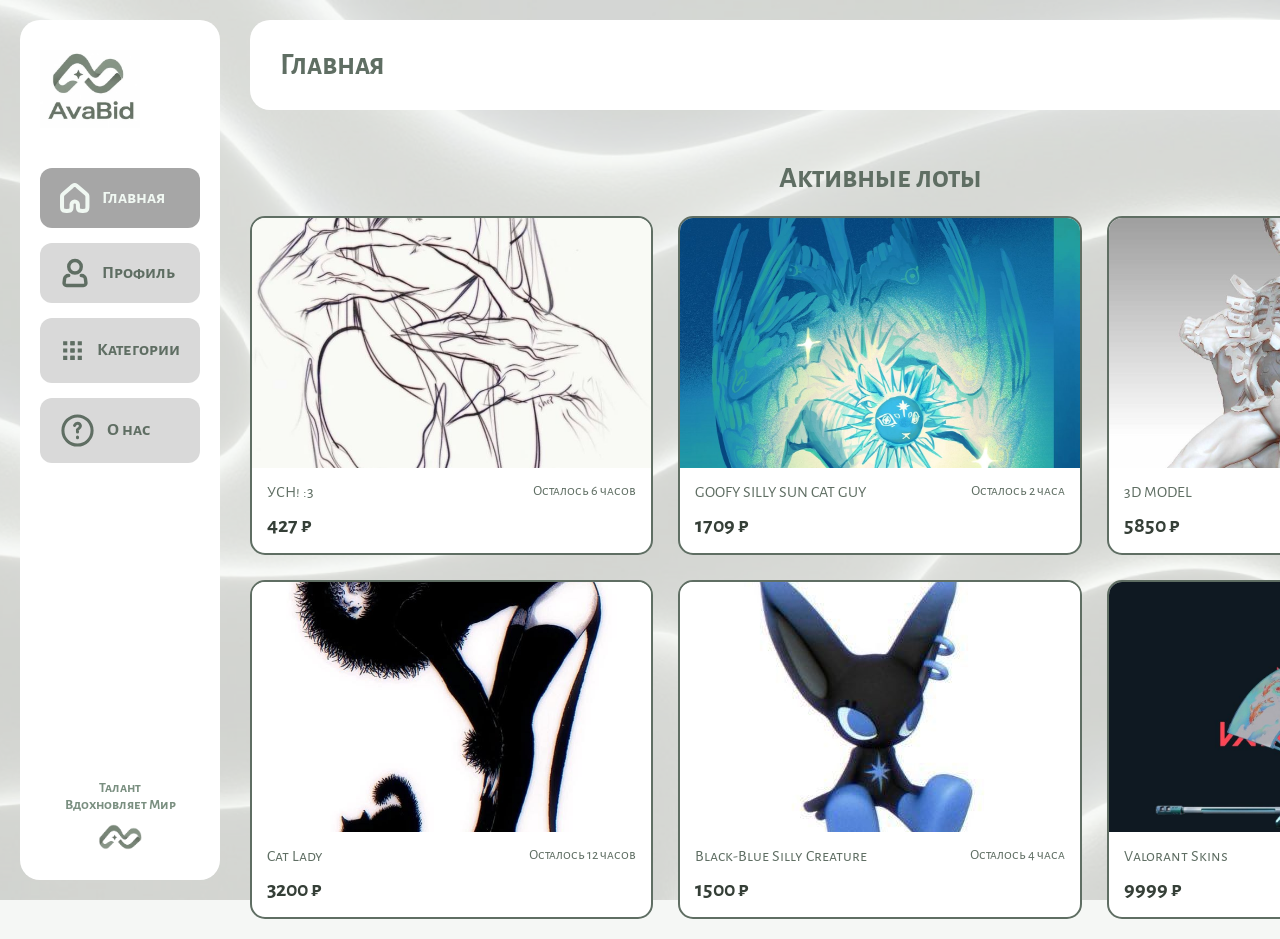
<file: AvaBid/index.html>
<!DOCTYPE html>
<html lang="ru">
<head>
    <meta charset="UTF-8">
    <meta name="viewport" content="width=device-width, initial-scale=1.0">
    <title>AvaBid - Главная</title>
    <link rel="icon" type="image/png" href="images/2.png">
    <link rel="stylesheet" href="style.css">
    <!-- Подключаем шрифт Alegreya Sans SC -->
    <link rel="preconnect" href="https://fonts.googleapis.com">
    <link rel="preconnect" href="https://fonts.gstatic.com" crossorigin>
    <link href="https://fonts.googleapis.com/css2?family=Alegreya+Sans+SC:wght@400;700&display=swap" rel="stylesheet">
</head>
<body>
    <div class="app-container">
        <!-- Сайдбар -->
        <aside class="sidebar">
            <div class="sidebar-logo">
                <img src="images/1.jpg" alt="AvaBid Logo">
            </div>
            
            <nav class="sidebar-nav">
                <a href="#" class="nav-item active">
                    <svg width="30" height="30" viewBox="0 0 37 37" fill="none" xmlns="http://www.w3.org/2000/svg">
                     <path d="M33.8337 28.6291V17.7642C33.8337 16.7185 33.8337 16.1956 33.7064 15.708C33.5937 15.277 33.4083 14.8683 33.1581 14.4997C32.8741 14.0826 32.4825 13.7359 31.6933 13.0486L22.2933 4.82356C20.8324 3.54477 20.0999 2.9044 19.2774 2.66156C18.5529 2.44615 17.7813 2.44615 17.0547 2.66156C16.2322 2.9044 15.5037 3.54281 14.0428 4.81965L4.64085 13.0486C3.8536 13.7379 3.45998 14.0826 3.17798 14.4977C2.92692 14.8668 2.74081 15.2762 2.62769 15.708C2.5004 16.1936 2.50039 16.7185 2.50039 17.7642V28.6291C2.50039 30.4542 2.50039 31.3668 2.79806 32.0855C2.99467 32.5609 3.283 32.9928 3.64656 33.3567C4.01013 33.7206 4.44182 34.0093 4.91698 34.2064C5.63765 34.5041 6.55023 34.5041 8.37539 34.5041C10.2006 34.5041 11.1131 34.5041 11.8338 34.2064C12.309 34.0093 12.7407 33.7206 13.1042 33.3567C13.4678 32.9928 13.7561 32.5609 13.9527 32.0855C14.2504 31.3668 14.2504 30.4542 14.2504 28.6291V26.6707C14.2504 25.632 14.663 24.6357 15.3976 23.9012C16.1321 23.1667 17.1283 22.7541 18.1671 22.7541C19.2058 22.7541 20.202 23.1667 20.9366 23.9012C21.6711 24.6357 22.0837 25.632 22.0837 26.6707V28.6291C22.0837 30.4542 22.0837 31.3668 22.3814 32.0855C22.578 32.5609 22.8663 32.9928 23.2299 33.3567C23.5935 33.7206 24.0252 34.0093 24.5003 34.2064C25.221 34.5041 26.1336 34.5041 27.9587 34.5041C29.7839 34.5041 30.6965 34.5041 31.4171 34.2064C31.8923 34.0093 32.324 33.7206 32.6876 33.3567C33.0511 32.9928 33.3394 32.5609 33.5361 32.0855C33.8337 31.3668 33.8337 30.4542 33.8337 28.6291Z" stroke="currentColor" stroke-width="5" stroke-linecap="round" stroke-linejoin="round"/>
                    </svg> Главная
                </a>
                <a href="login.html" class="nav-item">
                    <svg width="30" height="30" viewBox="0 0 35 35" fill="none" xmlns="http://www.w3.org/2000/svg">
                     <path d="M17.5 17.5C21.5271 17.5 24.7917 14.2354 24.7917 10.2083C24.7917 6.18125 21.5271 2.91666 17.5 2.91666C13.4729 2.91666 10.2083 6.18125 10.2083 10.2083C10.2083 14.2354 13.4729 17.5 17.5 17.5Z" stroke="currentColor" stroke-width="4"/>
                     <path d="M24.7917 20.4167H25.305C26.3712 20.417 27.4005 20.8066 28.1997 21.5123C28.9988 22.218 29.5128 23.1912 29.645 24.2492L30.2152 28.805C30.2665 29.2154 30.2299 29.632 30.1079 30.0272C29.9858 30.4224 29.7811 30.7872 29.5074 31.0972C29.2336 31.4072 28.897 31.6555 28.52 31.8255C28.1429 31.9955 27.734 32.0834 27.3204 32.0833H7.67958C7.26597 32.0834 6.85707 31.9955 6.48003 31.8255C6.10298 31.6555 5.7664 31.4072 5.49263 31.0972C5.21886 30.7872 5.01417 30.4224 4.89213 30.0272C4.77009 29.632 4.7335 29.2154 4.78479 28.805L5.35354 24.2492C5.48581 23.1907 6.00019 22.2171 6.79996 21.5113C7.59974 20.8055 8.6298 20.4162 9.69646 20.4167H10.2083" stroke="currentColor" stroke-width="4" stroke-linecap="round" stroke-linejoin="round"/>
                   </svg> Профиль
                </a>
                <a href="categories.html" class="nav-item">
                    <svg width="35" height="35" viewBox="0 0 28 28" fill="none" xmlns="http://www.w3.org/2000/svg">
                     <path d="M3.5 3.5H8.16667V8.16667H3.5V3.5ZM11.6667 3.5H16.3333V8.16667H11.6667V3.5Z" fill="currentColor"/>
                     <path d="M11.6667 3.5H16.3333V8.16667H11.6667V3.5ZM19.8333 3.5H24.5V8.16667H19.8333V3.5ZM3.5 19.8333H8.16667V24.5H3.5V19.8333ZM11.6667 19.8333H16.3333V24.5H11.6667V19.8333Z" fill="currentColor"/>
                     <path d="M11.6667 19.8333H16.3333V24.5H11.6667V19.8333ZM19.8333 19.8333H24.5V24.5H19.8333V19.8333ZM3.5 11.6667H8.16667V16.3333H3.5V11.6667ZM11.6667 11.6667H16.3333V16.3333H11.6667V11.6667Z" fill="currentColor"/>
                     <path d="M11.6667 11.6667H16.3333V16.3333H11.6667V11.6667ZM19.8333 11.6667H24.5V16.3333H19.8333V11.6667Z" fill="currentColor"/>
                    </svg> Категории
                </a>
                <a href="about.html" class="nav-item">
                    <svg width="35" height="35" viewBox="0 0 46 46" fill="none" xmlns="http://www.w3.org/2000/svg">
                      <path d="M23 42.1666C33.5855 42.1666 42.1667 33.5854 42.1667 23C42.1667 12.4145 33.5855 3.83331 23 3.83331C12.4145 3.83331 3.83333 12.4145 3.83333 23C3.83333 33.5854 12.4145 42.1666 23 42.1666Z" stroke="currentColor" stroke-width="4"/>
                      <path d="M19.1667 16.261C20.125 14.3635 21.0833 13.4166 23 13.4166C25.3882 13.4166 26.8333 15.3122 26.8333 17.2078C26.8333 19.1034 25.875 20.0502 23 21.9477V24.9166M23 31.625V32.5833" stroke="currentColor" stroke-width="4" stroke-linecap="round"/>
                    </svg> О нас
                </a>
            </nav>

            <div class="sidebar-footer">
                <p>Талант<br>Вдохновляет Мир</p>
                <img src="images/2.png" alt="Small Logo">
            </div>
        </aside>

        <!-- Основной контент -->
        <main class="main-content">
            <header class="top-header">
                <h1>Главная</h1>
                <button class="bell-btn">
                    <svg width="76" height="71" viewBox="0 0 76 71" fill="none" xmlns="http://www.w3.org/2000/svg">
                     <path d="M38 3C57.5255 3 73 17.7398 73 35.5C73 53.2602 57.5255 68 38 68C18.4745 68 3 53.2602 3 35.5C3 17.7398 18.4745 3 38 3Z" fill="#E8EFE5" stroke="#839A88" stroke-width="6"/>
                     <path d="M44.5392 50.7578C44.5392 52.4921 43.8502 54.1554 42.6239 55.3817C41.3976 56.608 39.7344 57.2969 38.0001 57.2969C36.2658 57.2969 34.6026 56.608 33.3763 55.3817C32.1499 54.1554 31.461 52.4921 31.461 50.7578M39.5716 20.2487L36.3762 20.2421C29.0873 20.2247 22.7597 26.1469 22.7095 33.3203V41.5813C22.7095 43.3033 22.4916 44.9838 21.5521 46.4159L20.9265 47.3706C19.974 48.8179 20.9985 50.7578 22.7095 50.7578H53.2906C55.0017 50.7578 56.024 48.8179 55.0736 47.3706L54.448 46.4159C53.5108 44.9838 53.2906 43.3011 53.2906 41.5792V33.3225C53.2034 26.1469 46.8605 20.2661 39.5716 20.2487Z" stroke="#839A88" stroke-width="5" stroke-linecap="round" stroke-linejoin="round"/>
                     <path d="M38.0001 13.7031C39.1563 13.7031 40.2651 14.1624 41.0827 14.9799C41.9002 15.7974 42.3595 16.9063 42.3595 18.0625V20.2421H33.6407V18.0625C33.6407 16.9063 34.1 15.7974 34.9176 14.9799C35.7351 14.1624 36.844 13.7031 38.0001 13.7031Z" stroke="#839A88" stroke-width="5" stroke-linecap="round" stroke-linejoin="round"/>
                     </svg>
                </button>
            </header>

            <section class="lots-section">
                <h2 class="section-title">Активные лоты</h2>
                <div class="lots-grid">
    <!-- Карточка 1 -->
    <a href="lot.html?title=УСН! :3&img=f999f3e782ad2ff89734c5cbe3eddc32.jpg&time=6" class="lot-card">
        <div class="lot-image-wrapper">
            <img src="images/f999f3e782ad2ff89734c5cbe3eddc32.jpg" alt="УСН! :3">
        </div>
        <div class="lot-info">
            <div class="lot-header">
                <span class="lot-name">УСН! :3</span>
                <span class="lot-time">Осталось 6 часов</span>
            </div>
            <div class="lot-price">427 ₽</div>
        </div>
    </a>

    <!-- Карточка 2 -->
    <a href="lot.html?title=GOOFY SILLY SUN CAT GUY&img=383095f8ce18041ca027a364707ed127.jpg&time=2" class="lot-card">
        <div class="lot-image-wrapper">
            <img src="images/383095f8ce18041ca027a364707ed127.jpg" alt="GOOFY SILLY SUN CAT GUY">
        </div>
        <div class="lot-info">
            <div class="lot-header">
                <span class="lot-name">GOOFY SILLY SUN CAT GUY</span>
                <span class="lot-time">Осталось 2 часа</span>
            </div>
            <div class="lot-price">1709 ₽</div>
        </div>
    </a>

    <!-- Карточка 3 -->
    <a href="lot.html?title=3D MODEL&img=223cf41107f1863351ffe706bfc8ac99.jpg&time=8" class="lot-card">
        <div class="lot-image-wrapper">
            <img src="images/223cf41107f1863351ffe706bfc8ac99.jpg" alt="3D MODEL">
        </div>
        <div class="lot-info">
            <div class="lot-header">
                <span class="lot-name">3D MODEL</span>
                <span class="lot-time">Осталось 8 часов</span>
            </div>
            <div class="lot-price">5850 ₽</div>
        </div>
    </a>

    <!-- Карточка 4 -->
    <a href="lot.html?title=Cat Lady&img=59941ad13cf91bb20f62822fafe06f78.jpg&time=12" class="lot-card">
        <div class="lot-image-wrapper">
            <img src="images/59941ad13cf91bb20f62822fafe06f78.jpg" alt="Cat Lady">
        </div>
        <div class="lot-info">
            <div class="lot-header">
                <span class="lot-name">Cat Lady</span>
                <span class="lot-time">Осталось 12 часов</span>
            </div>
            <div class="lot-price">3200 ₽</div>
        </div>
    </a>

    <!-- Карточка 5 -->
    <a href="lot.html?title=Black-Blue Silly Creature&img=f1d2a69c7983106c4f316b750b8ad99c.jpg&time=4" class="lot-card">
        <div class="lot-image-wrapper">
            <img src="images/f1d2a69c7983106c4f316b750b8ad99c.jpg" alt="Black-Blue Silly Creature">
        </div>
        <div class="lot-info">
            <div class="lot-header">
                <span class="lot-name">Black-Blue Silly Creature</span>
                <span class="lot-time">Осталось 4 часа</span>
            </div>
            <div class="lot-price">1500 ₽</div>
        </div>
    </a>

    <!-- Карточка 6 -->
    <a href="lot.html?title=Valorant Skins&img=cb95736711d39c8f50072217b7349093.jpg&time=1" class="lot-card">
        <div class="lot-image-wrapper">
            <img src="images/cb95736711d39c8f50072217b7349093.jpg" alt="Valorant Skins">
        </div>
        <div class="lot-info">
            <div class="lot-header">
                <span class="lot-name">Valorant Skins</span>
                <span class="lot-time">Осталось 1 час</span>
            </div>
            <div class="lot-price">9999 ₽</div>
        </div>
    </a>
</div>
            </section>
        </main>
    </div>
    <script src="script.js"></script>
</body>
</html>
</file>
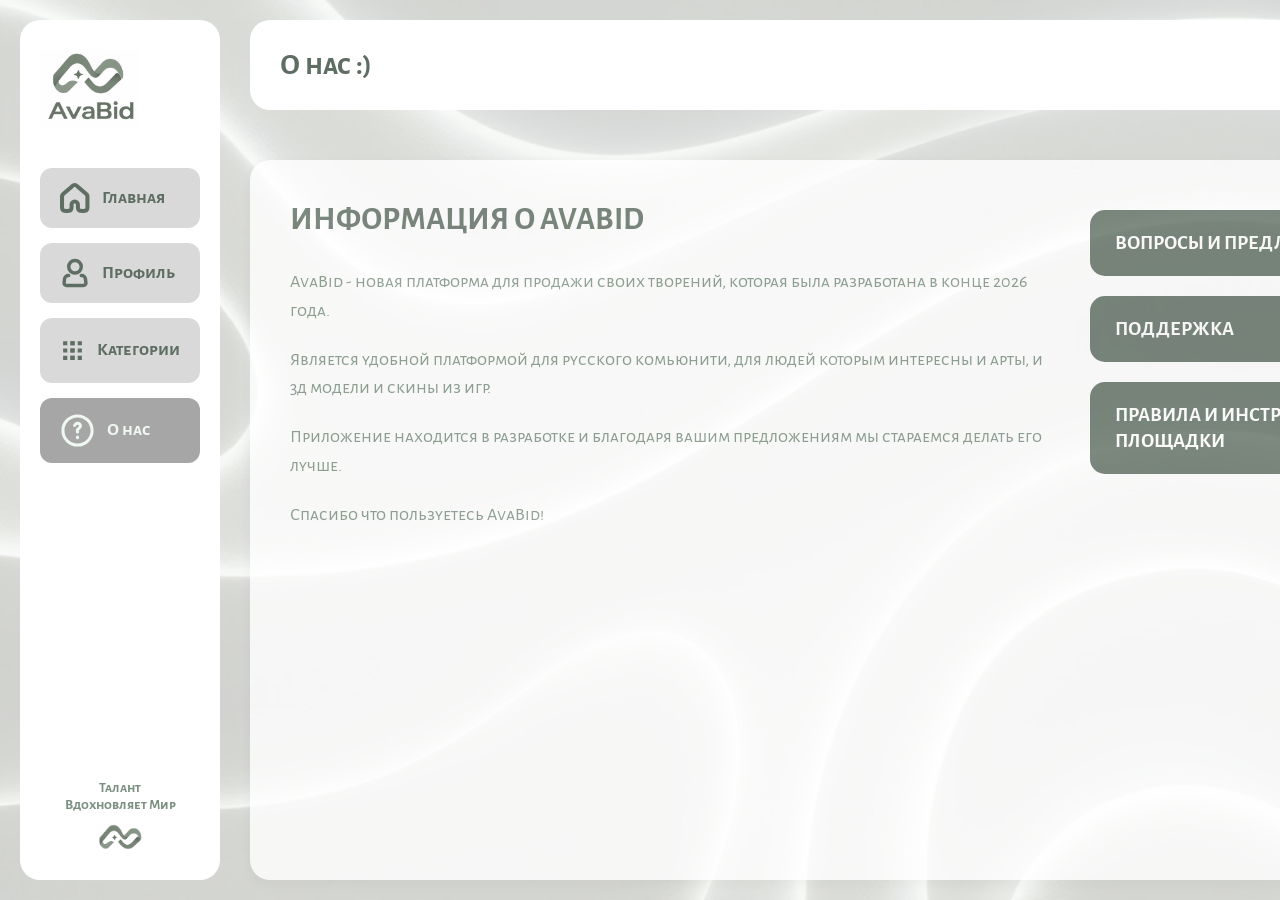
<file: AvaBid/about.html>
<!DOCTYPE html>
<html lang="ru">
<head>
    <meta charset="UTF-8">
    <meta name="viewport" content="width=device-width, initial-scale=1.0">
    <title>AvaBid - О нас</title>
    <link rel="icon" type="image/png" href="images/2.png">
    <link rel="stylesheet" href="style.css">
    <link rel="preconnect" href="https://fonts.googleapis.com">
    <link rel="preconnect" href="https://fonts.gstatic.com" crossorigin>
    <link href="https://fonts.googleapis.com/css2?family=Alegreya+Sans+SC:wght@400;700&display=swap" rel="stylesheet">
</head>
<body>
    <div class="app-container">
        <!-- Сайдбар -->
        <aside class="sidebar">
            <div class="sidebar-logo">
                <img src="images/1.jpg" alt="AvaBid Logo">
            </div>
            
            <nav class="sidebar-nav">
                <a href="index.html" class="nav-item">
                    <svg width="30" height="30" viewBox="0 0 37 37" fill="none" xmlns="http://www.w3.org/2000/svg">
                     <path d="M33.8337 28.6291V17.7642C33.8337 16.7185 33.8337 16.1956 33.7064 15.708C33.5937 15.277 33.4083 14.8683 33.1581 14.4997C32.8741 14.0826 32.4825 13.7359 31.6933 13.0486L22.2933 4.82356C20.8324 3.54477 20.0999 2.9044 19.2774 2.66156C18.5529 2.44615 17.7813 2.44615 17.0547 2.66156C16.2322 2.9044 15.5037 3.54281 14.0428 4.81965L4.64085 13.0486C3.8536 13.7379 3.45998 14.0826 3.17798 14.4977C2.92692 14.8668 2.74081 15.2762 2.62769 15.708C2.5004 16.1936 2.50039 16.7185 2.50039 17.7642V28.6291C2.50039 30.4542 2.50039 31.3668 2.79806 32.0855C2.99467 32.5609 3.283 32.9928 3.64656 33.3567C4.01013 33.7206 4.44182 34.0093 4.91698 34.2064C5.63765 34.5041 6.55023 34.5041 8.37539 34.5041C10.2006 34.5041 11.1131 34.5041 11.8338 34.2064C12.309 34.0093 12.7407 33.7206 13.1042 33.3567C13.4678 32.9928 13.7561 32.5609 13.9527 32.0855C14.2504 31.3668 14.2504 30.4542 14.2504 28.6291V26.6707C14.2504 25.632 14.663 24.6357 15.3976 23.9012C16.1321 23.1667 17.1283 22.7541 18.1671 22.7541C19.2058 22.7541 20.202 23.1667 20.9366 23.9012C21.6711 24.6357 22.0837 25.632 22.0837 26.6707V28.6291C22.0837 30.4542 22.0837 31.3668 22.3814 32.0855C22.578 32.5609 22.8663 32.9928 23.2299 33.3567C23.5935 33.7206 24.0252 34.0093 24.5003 34.2064C25.221 34.5041 26.1336 34.5041 27.9587 34.5041C29.7839 34.5041 30.6965 34.5041 31.4171 34.2064C31.8923 34.0093 32.324 33.7206 32.6876 33.3567C33.0511 32.9928 33.3394 32.5609 33.5361 32.0855C33.8337 31.3668 33.8337 30.4542 33.8337 28.6291Z" stroke="currentColor" stroke-width="5" stroke-linecap="round" stroke-linejoin="round"/>
                    </svg> Главная
                </a>
                <a href="login.html" class="nav-item">
                    <svg width="30" height="30" viewBox="0 0 35 35" fill="none" xmlns="http://www.w3.org/2000/svg">
                     <path d="M17.5 17.5C21.5271 17.5 24.7917 14.2354 24.7917 10.2083C24.7917 6.18125 21.5271 2.91666 17.5 2.91666C13.4729 2.91666 10.2083 6.18125 10.2083 10.2083C10.2083 14.2354 13.4729 17.5 17.5 17.5Z" stroke="currentColor" stroke-width="4"/>
                     <path d="M24.7917 20.4167H25.305C26.3712 20.417 27.4005 20.8066 28.1997 21.5123C28.9988 22.218 29.5128 23.1912 29.645 24.2492L30.2152 28.805C30.2665 29.2154 30.2299 29.632 30.1079 30.0272C29.9858 30.4224 29.7811 30.7872 29.5074 31.0972C29.2336 31.4072 28.897 31.6555 28.52 31.8255C28.1429 31.9955 27.734 32.0834 27.3204 32.0833H7.67958C7.26597 32.0834 6.85707 31.9955 6.48003 31.8255C6.10298 31.6555 5.7664 31.4072 5.49263 31.0972C5.21886 30.7872 5.01417 30.4224 4.89213 30.0272C4.77009 29.632 4.7335 29.2154 4.78479 28.805L5.35354 24.2492C5.48581 23.1907 6.00019 22.2171 6.79996 21.5113C7.59974 20.8055 8.6298 20.4162 9.69646 20.4167H10.2083" stroke="currentColor" stroke-width="4" stroke-linecap="round" stroke-linejoin="round"/>
                   </svg> Профиль
                </a>
                <a href="categories.html" class="nav-item">
                    <svg width="35" height="35" viewBox="0 0 28 28" fill="none" xmlns="http://www.w3.org/2000/svg">
                     <path d="M3.5 3.5H8.16667V8.16667H3.5V3.5ZM11.6667 3.5H16.3333V8.16667H11.6667V3.5Z" fill="currentColor"/>
                     <path d="M11.6667 3.5H16.3333V8.16667H11.6667V3.5ZM19.8333 3.5H24.5V8.16667H19.8333V3.5ZM3.5 19.8333H8.16667V24.5H3.5V19.8333ZM11.6667 19.8333H16.3333V24.5H11.6667V19.8333Z" fill="currentColor"/>
                     <path d="M11.6667 19.8333H16.3333V24.5H11.6667V19.8333ZM19.8333 19.8333H24.5V24.5H19.8333V19.8333ZM3.5 11.6667H8.16667V16.3333H3.5V11.6667ZM11.6667 11.6667H16.3333V16.3333H11.6667V11.6667Z" fill="currentColor"/>
                     <path d="M11.6667 11.6667H16.3333V16.3333H11.6667V11.6667ZM19.8333 11.6667H24.5V16.3333H19.8333V11.6667Z" fill="currentColor"/>
                    </svg> Категории
                </a>
                <a href="about.html" class="nav-item active">
                    <svg width="35" height="35" viewBox="0 0 46 46" fill="none" xmlns="http://www.w3.org/2000/svg">
                      <path d="M23 42.1666C33.5855 42.1666 42.1667 33.5854 42.1667 23C42.1667 12.4145 33.5855 3.83331 23 3.83331C12.4145 3.83331 3.83333 12.4145 3.83333 23C3.83333 33.5854 12.4145 42.1666 23 42.1666Z" stroke="currentColor" stroke-width="4"/>
                      <path d="M19.1667 16.261C20.125 14.3635 21.0833 13.4166 23 13.4166C25.3882 13.4166 26.8333 15.3122 26.8333 17.2078C26.8333 19.1034 25.875 20.0502 23 21.9477V24.9166M23 31.625V32.5833" stroke="currentColor" stroke-width="4" stroke-linecap="round"/>
                    </svg> О нас
                </a>
            </nav>

            <div class="sidebar-footer">
                <p>Талант<br>Вдохновляет Мир</p>
                <img src="images/2.png" alt="Small Logo">
            </div>
        </aside>

        <!-- Основной контент -->
        <main class="main-content">
            <header class="top-header">
                <h1>О нас :)</h1>
                <button class="bell-btn">
                    <svg width="76" height="71" viewBox="0 0 76 71" fill="none" xmlns="http://www.w3.org/2000/svg">
                     <path d="M38 3C57.5255 3 73 17.7398 73 35.5C73 53.2602 57.5255 68 38 68C18.4745 68 3 53.2602 3 35.5C3 17.7398 18.4745 3 38 3Z" fill="#E8EFE5" stroke="#839A88" stroke-width="6"/>
                     <path d="M44.5392 50.7578C44.5392 52.4921 43.8502 54.1554 42.6239 55.3817C41.3976 56.608 39.7344 57.2969 38.0001 57.2969C36.2658 57.2969 34.6026 56.608 33.3763 55.3817C32.1499 54.1554 31.461 52.4921 31.461 50.7578M39.5716 20.2487L36.3762 20.2421C29.0873 20.2247 22.7597 26.1469 22.7095 33.3203V41.5813C22.7095 43.3033 22.4916 44.9838 21.5521 46.4159L20.9265 47.3706C19.974 48.8179 20.9985 50.7578 22.7095 50.7578H53.2906C55.0017 50.7578 56.024 48.8179 55.0736 47.3706L54.448 46.4159C53.5108 44.9838 53.2906 43.3011 53.2906 41.5792V33.3225C53.2034 26.1469 46.8605 20.2661 39.5716 20.2487Z" stroke="#839A88" stroke-width="5" stroke-linecap="round" stroke-linejoin="round"/>
                     <path d="M38.0001 13.7031C39.1563 13.7031 40.2651 14.1624 41.0827 14.9799C41.9002 15.7974 42.3595 16.9063 42.3595 18.0625V20.2421H33.6407V18.0625C33.6407 16.9063 34.1 15.7974 34.9176 14.9799C35.7351 14.1624 36.844 13.7031 38.0001 13.7031Z" stroke="#839A88" stroke-width="5" stroke-linecap="round" stroke-linejoin="round"/>
                     </svg>
                </button>
            </header>

            <!-- Контейнер с информацией -->
            <div class="about-container">
                <!-- Левая часть: Текст -->
                <div class="about-text">
                    <h2>Информация О AvaBid</h2>
                    <p>AvaBid - новая платформа для продажи своих творений, которая была разработана в конце 2026 года.</p>
                    <p>Является удобной платформой для русского комьюнити, для людей которым интересны и арты, и 3д модели и скины из игр.</p>
                    <p>Приложение находится в разработке и благодаря вашим предложениям мы стараемся делать его лучше.</p>
                    <p>Спасибо что пользуетесь AvaBid!</p>
                </div>

                <!-- Правая часть: Кнопки -->
                <div class="about-buttons">
                    <button class="about-btn">Вопросы и предложения</button>
                    <button class="about-btn">Поддержка</button>
                    <button class="about-btn">Правила и инструкции площадки</button>
                </div>
            </div>
        </main>
    </div>
</body>
</html>
</file>
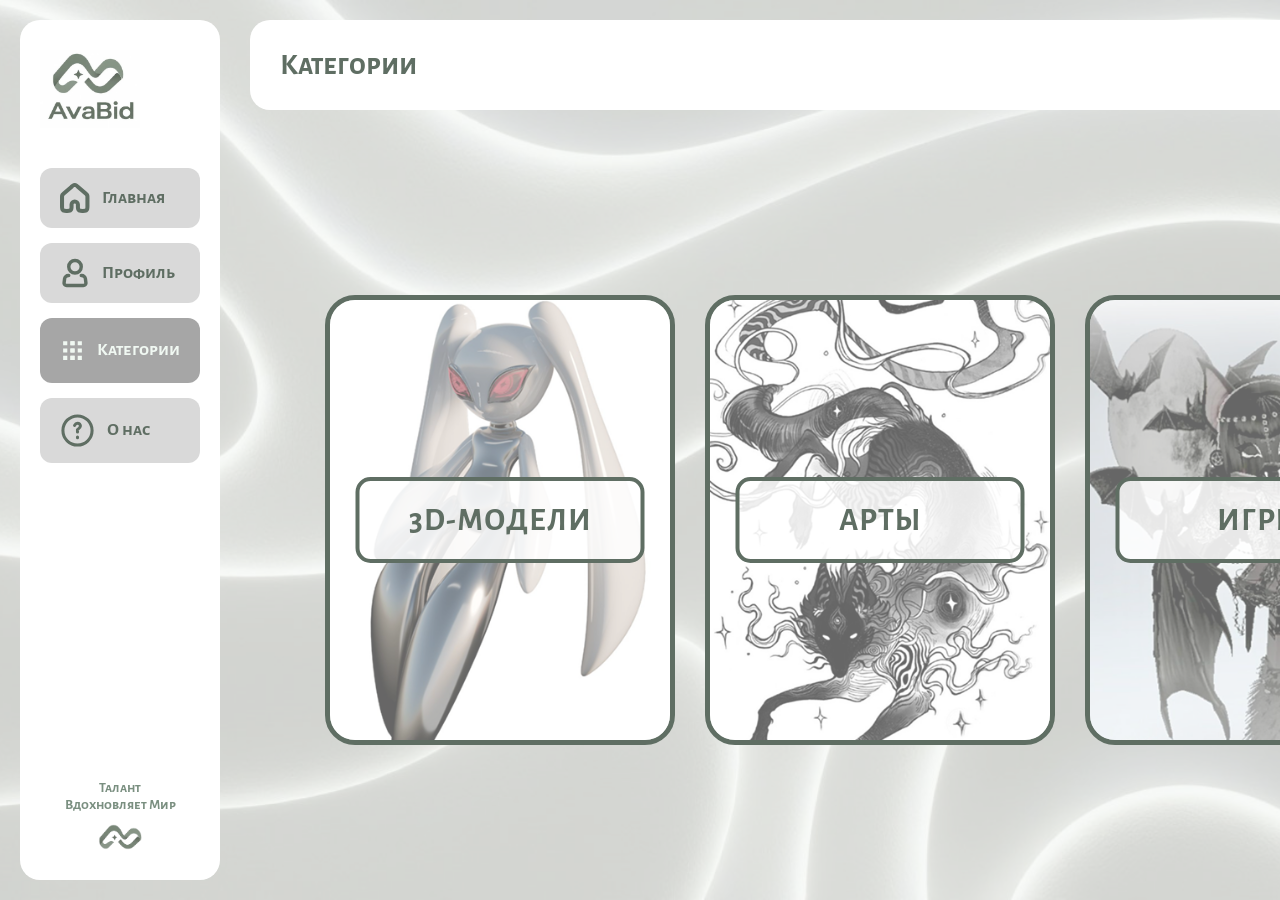
<file: AvaBid/categories.html>
<!DOCTYPE html>
<html lang="ru">
<head>
    <meta charset="UTF-8">
    <meta name="viewport" content="width=device-width, initial-scale=1.0">
    <title>AvaBid - Категории</title>
    <link rel="icon" type="image/png" href="images/2.png">
    <link rel="stylesheet" href="style.css">
    <link rel="preconnect" href="https://fonts.googleapis.com">
    <link rel="preconnect" href="https://fonts.gstatic.com" crossorigin>
    <link href="https://fonts.googleapis.com/css2?family=Alegreya+Sans+SC:wght@400;700&display=swap" rel="stylesheet">
</head>
<body>
    <div class="app-container">
        <!-- Сайдбар -->
        <aside class="sidebar">
            <div class="sidebar-logo">
                <img src="images/1.jpg" alt="AvaBid Logo">
            </div>
            
            <nav class="sidebar-nav">
                <a href="index.html" class="nav-item">
                    <svg width="30" height="30" viewBox="0 0 37 37" fill="none" xmlns="http://www.w3.org/2000/svg">
                     <path d="M33.8337 28.6291V17.7642C33.8337 16.7185 33.8337 16.1956 33.7064 15.708C33.5937 15.277 33.4083 14.8683 33.1581 14.4997C32.8741 14.0826 32.4825 13.7359 31.6933 13.0486L22.2933 4.82356C20.8324 3.54477 20.0999 2.9044 19.2774 2.66156C18.5529 2.44615 17.7813 2.44615 17.0547 2.66156C16.2322 2.9044 15.5037 3.54281 14.0428 4.81965L4.64085 13.0486C3.8536 13.7379 3.45998 14.0826 3.17798 14.4977C2.92692 14.8668 2.74081 15.2762 2.62769 15.708C2.5004 16.1936 2.50039 16.7185 2.50039 17.7642V28.6291C2.50039 30.4542 2.50039 31.3668 2.79806 32.0855C2.99467 32.5609 3.283 32.9928 3.64656 33.3567C4.01013 33.7206 4.44182 34.0093 4.91698 34.2064C5.63765 34.5041 6.55023 34.5041 8.37539 34.5041C10.2006 34.5041 11.1131 34.5041 11.8338 34.2064C12.309 34.0093 12.7407 33.7206 13.1042 33.3567C13.4678 32.9928 13.7561 32.5609 13.9527 32.0855C14.2504 31.3668 14.2504 30.4542 14.2504 28.6291V26.6707C14.2504 25.632 14.663 24.6357 15.3976 23.9012C16.1321 23.1667 17.1283 22.7541 18.1671 22.7541C19.2058 22.7541 20.202 23.1667 20.9366 23.9012C21.6711 24.6357 22.0837 25.632 22.0837 26.6707V28.6291C22.0837 30.4542 22.0837 31.3668 22.3814 32.0855C22.578 32.5609 22.8663 32.9928 23.2299 33.3567C23.5935 33.7206 24.0252 34.0093 24.5003 34.2064C25.221 34.5041 26.1336 34.5041 27.9587 34.5041C29.7839 34.5041 30.6965 34.5041 31.4171 34.2064C31.8923 34.0093 32.324 33.7206 32.6876 33.3567C33.0511 32.9928 33.3394 32.5609 33.5361 32.0855C33.8337 31.3668 33.8337 30.4542 33.8337 28.6291Z" stroke="currentColor" stroke-width="5" stroke-linecap="round" stroke-linejoin="round"/>
                    </svg> Главная
                </a>
                <a href="login.html" class="nav-item">
                    <svg width="30" height="30" viewBox="0 0 35 35" fill="none" xmlns="http://www.w3.org/2000/svg">
                     <path d="M17.5 17.5C21.5271 17.5 24.7917 14.2354 24.7917 10.2083C24.7917 6.18125 21.5271 2.91666 17.5 2.91666C13.4729 2.91666 10.2083 6.18125 10.2083 10.2083C10.2083 14.2354 13.4729 17.5 17.5 17.5Z" stroke="currentColor" stroke-width="4"/>
                     <path d="M24.7917 20.4167H25.305C26.3712 20.417 27.4005 20.8066 28.1997 21.5123C28.9988 22.218 29.5128 23.1912 29.645 24.2492L30.2152 28.805C30.2665 29.2154 30.2299 29.632 30.1079 30.0272C29.9858 30.4224 29.7811 30.7872 29.5074 31.0972C29.2336 31.4072 28.897 31.6555 28.52 31.8255C28.1429 31.9955 27.734 32.0834 27.3204 32.0833H7.67958C7.26597 32.0834 6.85707 31.9955 6.48003 31.8255C6.10298 31.6555 5.7664 31.4072 5.49263 31.0972C5.21886 30.7872 5.01417 30.4224 4.89213 30.0272C4.77009 29.632 4.7335 29.2154 4.78479 28.805L5.35354 24.2492C5.48581 23.1907 6.00019 22.2171 6.79996 21.5113C7.59974 20.8055 8.6298 20.4162 9.69646 20.4167H10.2083" stroke="currentColor" stroke-width="4" stroke-linecap="round" stroke-linejoin="round"/>
                   </svg> Профиль
                </a>
                <a href="categories.html" class="nav-item active">
                    <svg width="35" height="35" viewBox="0 0 28 28" fill="none" xmlns="http://www.w3.org/2000/svg">
                     <path d="M3.5 3.5H8.16667V8.16667H3.5V3.5ZM11.6667 3.5H16.3333V8.16667H11.6667V3.5Z" fill="currentColor"/>
                     <path d="M11.6667 3.5H16.3333V8.16667H11.6667V3.5ZM19.8333 3.5H24.5V8.16667H19.8333V3.5ZM3.5 19.8333H8.16667V24.5H3.5V19.8333ZM11.6667 19.8333H16.3333V24.5H11.6667V19.8333Z" fill="currentColor"/>
                     <path d="M11.6667 19.8333H16.3333V24.5H11.6667V19.8333ZM19.8333 19.8333H24.5V24.5H19.8333V19.8333ZM3.5 11.6667H8.16667V16.3333H3.5V11.6667ZM11.6667 11.6667H16.3333V16.3333H11.6667V11.6667Z" fill="currentColor"/>
                     <path d="M11.6667 11.6667H16.3333V16.3333H11.6667V11.6667ZM19.8333 11.6667H24.5V16.3333H19.8333V11.6667Z" fill="currentColor"/>
                    </svg> Категории
                </a>
                <a href="about.html" class="nav-item">
                    <svg width="35" height="35" viewBox="0 0 46 46" fill="none" xmlns="http://www.w3.org/2000/svg">
                      <path d="M23 42.1666C33.5855 42.1666 42.1667 33.5854 42.1667 23C42.1667 12.4145 33.5855 3.83331 23 3.83331C12.4145 3.83331 3.83333 12.4145 3.83333 23C3.83333 33.5854 12.4145 42.1666 23 42.1666Z" stroke="currentColor" stroke-width="4"/>
                      <path d="M19.1667 16.261C20.125 14.3635 21.0833 13.4166 23 13.4166C25.3882 13.4166 26.8333 15.3122 26.8333 17.2078C26.8333 19.1034 25.875 20.0502 23 21.9477V24.9166M23 31.625V32.5833" stroke="currentColor" stroke-width="4" stroke-linecap="round"/>
                    </svg> О нас
                </a>
            </nav>

            <div class="sidebar-footer">
                <p>Талант<br>Вдохновляет Мир</p>
                <img src="images/2.png" alt="Small Logo">
            </div>
        </aside>

        <!-- Основной контент -->
        <main class="main-content">
            <header class="top-header">
                <h1>Категории</h1>
                <button class="bell-btn">
                    <svg width="76" height="71" viewBox="0 0 76 71" fill="none" xmlns="http://www.w3.org/2000/svg">
                     <path d="M38 3C57.5255 3 73 17.7398 73 35.5C73 53.2602 57.5255 68 38 68C18.4745 68 3 53.2602 3 35.5C3 17.7398 18.4745 3 38 3Z" fill="#E8EFE5" stroke="#839A88" stroke-width="6"/>
                     <path d="M44.5392 50.7578C44.5392 52.4921 43.8502 54.1554 42.6239 55.3817C41.3976 56.608 39.7344 57.2969 38.0001 57.2969C36.2658 57.2969 34.6026 56.608 33.3763 55.3817C32.1499 54.1554 31.461 52.4921 31.461 50.7578M39.5716 20.2487L36.3762 20.2421C29.0873 20.2247 22.7597 26.1469 22.7095 33.3203V41.5813C22.7095 43.3033 22.4916 44.9838 21.5521 46.4159L20.9265 47.3706C19.974 48.8179 20.9985 50.7578 22.7095 50.7578H53.2906C55.0017 50.7578 56.024 48.8179 55.0736 47.3706L54.448 46.4159C53.5108 44.9838 53.2906 43.3011 53.2906 41.5792V33.3225C53.2034 26.1469 46.8605 20.2661 39.5716 20.2487Z" stroke="#839A88" stroke-width="5" stroke-linecap="round" stroke-linejoin="round"/>
                     <path d="M38.0001 13.7031C39.1563 13.7031 40.2651 14.1624 41.0827 14.9799C41.9002 15.7974 42.3595 16.9063 42.3595 18.0625V20.2421H33.6407V18.0625C33.6407 16.9063 34.1 15.7974 34.9176 14.9799C35.7351 14.1624 36.844 13.7031 38.0001 13.7031Z" stroke="#839A88" stroke-width="5" stroke-linecap="round" stroke-linejoin="round"/>
                     </svg>
                </button>
            </header>

            <!-- Сетка категорий -->
            <div class="categories-grid">
                <!-- Карточка 1: 3D-модели -->
                <a href="category-3d.html" class="category-card">
                    <img src="images/image 7.png" alt="3D-модели">
                    <div class="category-label">3D-модели</div>
                </a>

                <!-- Карточка 2: Арты -->
                <a href="category-art.html" class="category-card">
                    <img src="images/image 8.png" alt="Арты">
                    <div class="category-label">Арты</div>
                </a>

                <!-- Карточка 3: Игры -->
                <a href="#" class="category-card">
                    <img src="images/image 9.png" alt="Игры">
                    <div class="category-label">Игры</div>
                </a>
            </div>
        </main>
    </div>
</body>
</html>
</file>
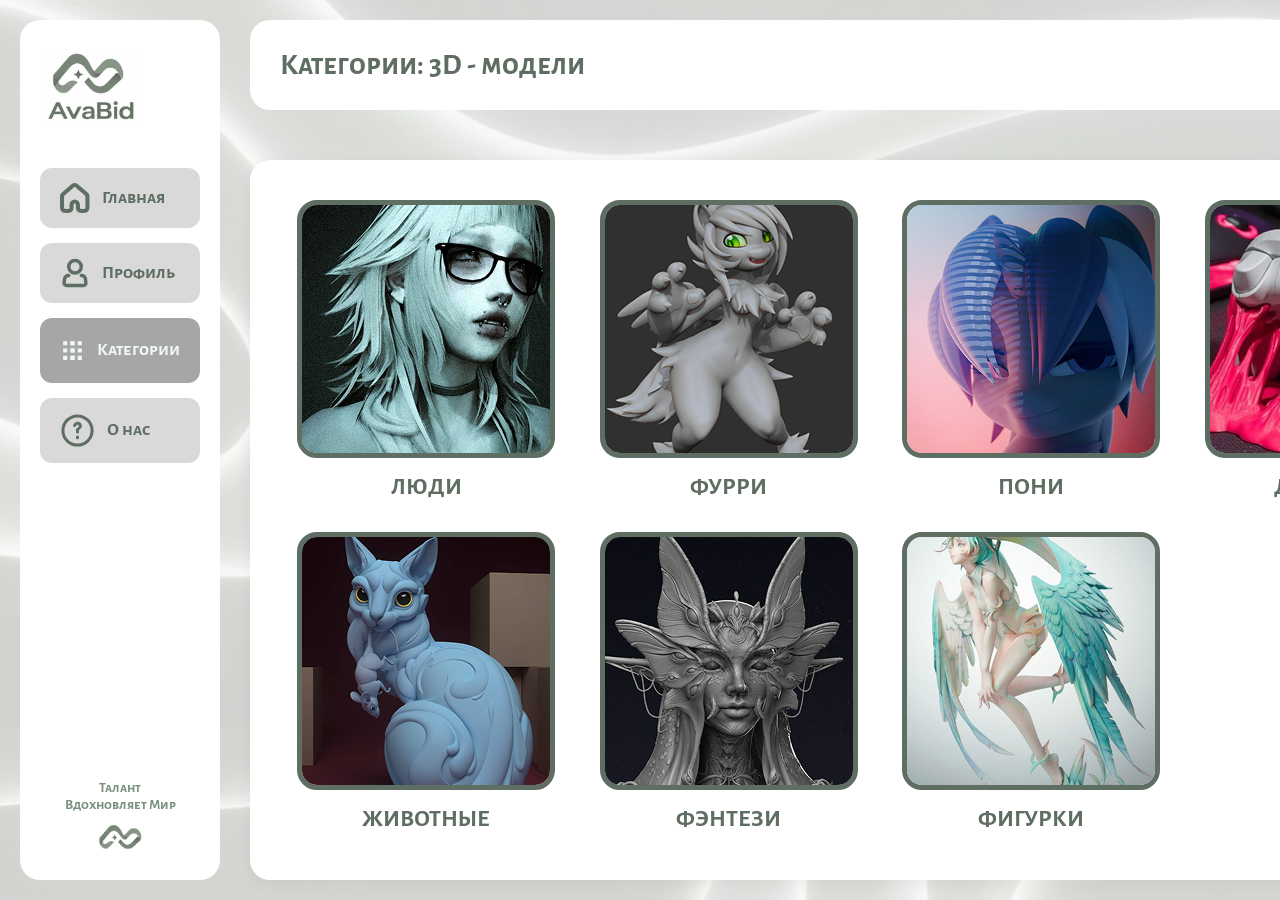
<file: AvaBid/category-3d.html>
<!DOCTYPE html>
<html lang="ru">
<head>
    <meta charset="UTF-8">
    <meta name="viewport" content="width=device-width, initial-scale=1.0">
    <title>AvaBid - Категории: 3D-модели</title>
    <link rel="icon" type="image/png" href="images/2.png">
    <link rel="stylesheet" href="style.css">
    <link rel="preconnect" href="https://fonts.googleapis.com">
    <link rel="preconnect" href="https://fonts.gstatic.com" crossorigin>
    <link href="https://fonts.googleapis.com/css2?family=Alegreya+Sans+SC:wght@400;700&display=swap" rel="stylesheet">
</head>
<body>
    <div class="app-container">
        <!-- Сайдбар -->
        <aside class="sidebar">
            <div class="sidebar-logo">
                <img src="images/1.jpg" alt="AvaBid Logo">
            </div>
            
            <nav class="sidebar-nav">
                <a href="index.html" class="nav-item">
                    <svg width="30" height="30" viewBox="0 0 37 37" fill="none" xmlns="http://www.w3.org/2000/svg">
                     <path d="M33.8337 28.6291V17.7642C33.8337 16.7185 33.8337 16.1956 33.7064 15.708C33.5937 15.277 33.4083 14.8683 33.1581 14.4997C32.8741 14.0826 32.4825 13.7359 31.6933 13.0486L22.2933 4.82356C20.8324 3.54477 20.0999 2.9044 19.2774 2.66156C18.5529 2.44615 17.7813 2.44615 17.0547 2.66156C16.2322 2.9044 15.5037 3.54281 14.0428 4.81965L4.64085 13.0486C3.8536 13.7379 3.45998 14.0826 3.17798 14.4977C2.92692 14.8668 2.74081 15.2762 2.62769 15.708C2.5004 16.1936 2.50039 16.7185 2.50039 17.7642V28.6291C2.50039 30.4542 2.50039 31.3668 2.79806 32.0855C2.99467 32.5609 3.283 32.9928 3.64656 33.3567C4.01013 33.7206 4.44182 34.0093 4.91698 34.2064C5.63765 34.5041 6.55023 34.5041 8.37539 34.5041C10.2006 34.5041 11.1131 34.5041 11.8338 34.2064C12.309 34.0093 12.7407 33.7206 13.1042 33.3567C13.4678 32.9928 13.7561 32.5609 13.9527 32.0855C14.2504 31.3668 14.2504 30.4542 14.2504 28.6291V26.6707C14.2504 25.632 14.663 24.6357 15.3976 23.9012C16.1321 23.1667 17.1283 22.7541 18.1671 22.7541C19.2058 22.7541 20.202 23.1667 20.9366 23.9012C21.6711 24.6357 22.0837 25.632 22.0837 26.6707V28.6291C22.0837 30.4542 22.0837 31.3668 22.3814 32.0855C22.578 32.5609 22.8663 32.9928 23.2299 33.3567C23.5935 33.7206 24.0252 34.0093 24.5003 34.2064C25.221 34.5041 26.1336 34.5041 27.9587 34.5041C29.7839 34.5041 30.6965 34.5041 31.4171 34.2064C31.8923 34.0093 32.324 33.7206 32.6876 33.3567C33.0511 32.9928 33.3394 32.5609 33.5361 32.0855C33.8337 31.3668 33.8337 30.4542 33.8337 28.6291Z" stroke="currentColor" stroke-width="5" stroke-linecap="round" stroke-linejoin="round"/>
                    </svg> Главная
                </a>
                <a href="login.html" class="nav-item">
                    <svg width="30" height="30" viewBox="0 0 35 35" fill="none" xmlns="http://www.w3.org/2000/svg">
                     <path d="M17.5 17.5C21.5271 17.5 24.7917 14.2354 24.7917 10.2083C24.7917 6.18125 21.5271 2.91666 17.5 2.91666C13.4729 2.91666 10.2083 6.18125 10.2083 10.2083C10.2083 14.2354 13.4729 17.5 17.5 17.5Z" stroke="currentColor" stroke-width="4"/>
                     <path d="M24.7917 20.4167H25.305C26.3712 20.417 27.4005 20.8066 28.1997 21.5123C28.9988 22.218 29.5128 23.1912 29.645 24.2492L30.2152 28.805C30.2665 29.2154 30.2299 29.632 30.1079 30.0272C29.9858 30.4224 29.7811 30.7872 29.5074 31.0972C29.2336 31.4072 28.897 31.6555 28.52 31.8255C28.1429 31.9955 27.734 32.0834 27.3204 32.0833H7.67958C7.26597 32.0834 6.85707 31.9955 6.48003 31.8255C6.10298 31.6555 5.7664 31.4072 5.49263 31.0972C5.21886 30.7872 5.01417 30.4224 4.89213 30.0272C4.77009 29.632 4.7335 29.2154 4.78479 28.805L5.35354 24.2492C5.48581 23.1907 6.00019 22.2171 6.79996 21.5113C7.59974 20.8055 8.6298 20.4162 9.69646 20.4167H10.2083" stroke="currentColor" stroke-width="4" stroke-linecap="round" stroke-linejoin="round"/>
                   </svg> Профиль
                </a>
                <a href="categories.html" class="nav-item active">
                    <svg width="35" height="35" viewBox="0 0 28 28" fill="none" xmlns="http://www.w3.org/2000/svg">
                     <path d="M3.5 3.5H8.16667V8.16667H3.5V3.5ZM11.6667 3.5H16.3333V8.16667H11.6667V3.5Z" fill="currentColor"/>
                     <path d="M11.6667 3.5H16.3333V8.16667H11.6667V3.5ZM19.8333 3.5H24.5V8.16667H19.8333V3.5ZM3.5 19.8333H8.16667V24.5H3.5V19.8333ZM11.6667 19.8333H16.3333V24.5H11.6667V19.8333Z" fill="currentColor"/>
                     <path d="M11.6667 19.8333H16.3333V24.5H11.6667V19.8333ZM19.8333 19.8333H24.5V24.5H19.8333V19.8333ZM3.5 11.6667H8.16667V16.3333H3.5V11.6667ZM11.6667 11.6667H16.3333V16.3333H11.6667V11.6667Z" fill="currentColor"/>
                     <path d="M11.6667 11.6667H16.3333V16.3333H11.6667V11.6667ZM19.8333 11.6667H24.5V16.3333H19.8333V11.6667Z" fill="currentColor"/>
                    </svg> Категории
                </a>
                <a href="about.html" class="nav-item">
                    <svg width="35" height="35" viewBox="0 0 46 46" fill="none" xmlns="http://www.w3.org/2000/svg">
                      <path d="M23 42.1666C33.5855 42.1666 42.1667 33.5854 42.1667 23C42.1667 12.4145 33.5855 3.83331 23 3.83331C12.4145 3.83331 3.83333 12.4145 3.83333 23C3.83333 33.5854 12.4145 42.1666 23 42.1666Z" stroke="currentColor" stroke-width="4"/>
                      <path d="M19.1667 16.261C20.125 14.3635 21.0833 13.4166 23 13.4166C25.3882 13.4166 26.8333 15.3122 26.8333 17.2078C26.8333 19.1034 25.875 20.0502 23 21.9477V24.9166M23 31.625V32.5833" stroke="currentColor" stroke-width="4" stroke-linecap="round"/>
                    </svg> О нас
                </a>
            </nav>

            <div class="sidebar-footer">
                <p>Талант<br>Вдохновляет Мир</p>
                <img src="images/2.png" alt="Small Logo">
            </div>
        </aside>

        <!-- Основной контент -->
        <main class="main-content">
            <header class="top-header">
                <h1>Категории: 3D - модели</h1>
                <button class="bell-btn">
                    <svg width="76" height="71" viewBox="0 0 76 71" fill="none" xmlns="http://www.w3.org/2000/svg">
                     <path d="M38 3C57.5255 3 73 17.7398 73 35.5C73 53.2602 57.5255 68 38 68C18.4745 68 3 53.2602 3 35.5C3 17.7398 18.4745 3 38 3Z" fill="#E8EFE5" stroke="#839A88" stroke-width="6"/>
                     <path d="M44.5392 50.7578C44.5392 52.4921 43.8502 54.1554 42.6239 55.3817C41.3976 56.608 39.7344 57.2969 38.0001 57.2969C36.2658 57.2969 34.6026 56.608 33.3763 55.3817C32.1499 54.1554 31.461 52.4921 31.461 50.7578M39.5716 20.2487L36.3762 20.2421C29.0873 20.2247 22.7597 26.1469 22.7095 33.3203V41.5813C22.7095 43.3033 22.4916 44.9838 21.5521 46.4159L20.9265 47.3706C19.974 48.8179 20.9985 50.7578 22.7095 50.7578H53.2906C55.0017 50.7578 56.024 48.8179 55.0736 47.3706L54.448 46.4159C53.5108 44.9838 53.2906 43.3011 53.2906 41.5792V33.3225C53.2034 26.1469 46.8605 20.2661 39.5716 20.2487Z" stroke="#839A88" stroke-width="5" stroke-linecap="round" stroke-linejoin="round"/>
                     <path d="M38.0001 13.7031C39.1563 13.7031 40.2651 14.1624 41.0827 14.9799C41.9002 15.7974 42.3595 16.9063 42.3595 18.0625V20.2421H33.6407V18.0625C33.6407 16.9063 34.1 15.7974 34.9176 14.9799C35.7351 14.1624 36.844 13.7031 38.0001 13.7031Z" stroke="#839A88" stroke-width="5" stroke-linecap="round" stroke-linejoin="round"/>
                     </svg>
                </button>
            </header>

            <!-- Белая подложка для подкатегорий -->
            <div class="subcategories-container">
                <div class="subcategories-grid">
                    <!-- Люди -->
                    <a href="#" class="subcategory-card">
                        <div class="subcategory-image">
                            <img src="images/image 14.png" alt="Люди">
                        </div>
                        <span class="subcategory-name">Люди</span>
                    </a>
                    <!-- Фурри -->
                    <a href="#" class="subcategory-card">
                        <div class="subcategory-image">
                            <img src="images/image 8 (1).png" alt="Фурри">
                        </div>
                        <span class="subcategory-name">Фурри</span>
                    </a>
                    <!-- Пони -->
                    <a href="#" class="subcategory-card">
                        <div class="subcategory-image">
                            <img src="images/image 9 (1).png" alt="Пони">
                        </div>
                        <span class="subcategory-name">Пони</span>
                    </a>
                    <!-- Для дома -->
                    <a href="#" class="subcategory-card">
                        <div class="subcategory-image">
                            <img src="images/image 10.png" alt="Для дома">
                        </div>
                        <span class="subcategory-name">Для дома</span>
                    </a>
                    <!-- Животные -->
                    <a href="#" class="subcategory-card">
                        <div class="subcategory-image">
                            <img src="images/image 11.png" alt="Животные">
                        </div>
                        <span class="subcategory-name">Животные</span>
                    </a>
                    <!-- Фэнтези -->
                    <a href="#" class="subcategory-card">
                        <div class="subcategory-image">
                            <img src="images/image 12.png" alt="Фэнтези">
                        </div>
                        <span class="subcategory-name">Фэнтези</span>
                    </a>
                    <!-- Фигурки -->
                    <a href="#" class="subcategory-card">
                        <div class="subcategory-image">
                            <img src="images/image 13.png" alt="Фигурки">
                        </div>
                        <span class="subcategory-name">Фигурки</span>
                    </a>
                </div>
            </div>
        </main>
    </div>
</body>
</html>
</file>
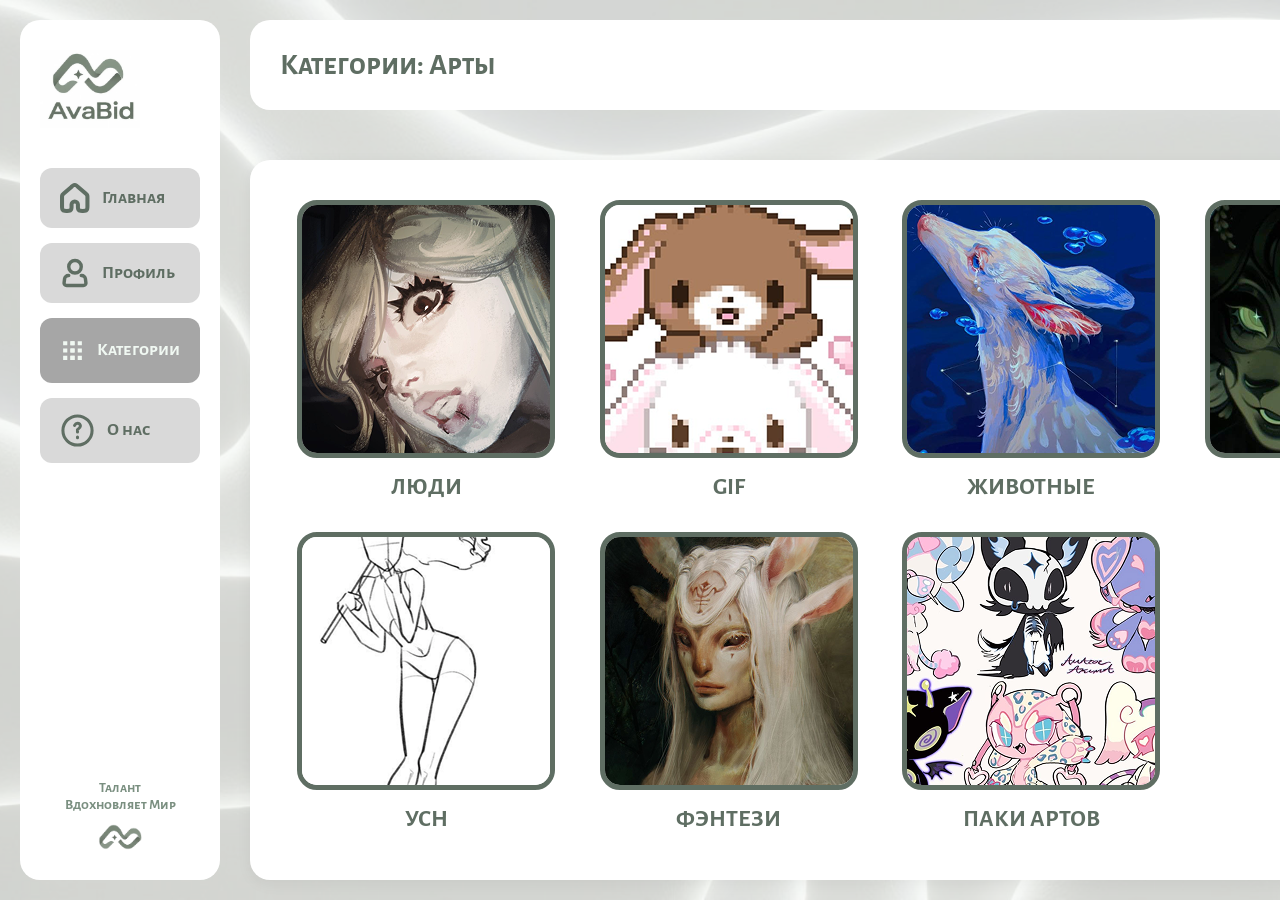
<file: AvaBid/category-art.html>
<!DOCTYPE html>
<html lang="ru">
<head>
    <meta charset="UTF-8">
    <meta name="viewport" content="width=device-width, initial-scale=1.0">
    <title>AvaBid - Категории: Арты</title>
    <link rel="icon" type="image/png" href="images/2.png">
    <link rel="stylesheet" href="style.css">
    <link rel="preconnect" href="https://fonts.googleapis.com">
    <link rel="preconnect" href="https://fonts.gstatic.com" crossorigin>
    <link href="https://fonts.googleapis.com/css2?family=Alegreya+Sans+SC:wght@400;700&display=swap" rel="stylesheet">
</head>
<body>
    <div class="app-container">
        <!-- Сайдбар -->
        <aside class="sidebar">
            <div class="sidebar-logo">
                <img src="images/1.jpg" alt="AvaBid Logo">
            </div>
            
            <nav class="sidebar-nav">
                <a href="index.html" class="nav-item">
                    <svg width="30" height="30" viewBox="0 0 37 37" fill="none" xmlns="http://www.w3.org/2000/svg">
                     <path d="M33.8337 28.6291V17.7642C33.8337 16.7185 33.8337 16.1956 33.7064 15.708C33.5937 15.277 33.4083 14.8683 33.1581 14.4997C32.8741 14.0826 32.4825 13.7359 31.6933 13.0486L22.2933 4.82356C20.8324 3.54477 20.0999 2.9044 19.2774 2.66156C18.5529 2.44615 17.7813 2.44615 17.0547 2.66156C16.2322 2.9044 15.5037 3.54281 14.0428 4.81965L4.64085 13.0486C3.8536 13.7379 3.45998 14.0826 3.17798 14.4977C2.92692 14.8668 2.74081 15.2762 2.62769 15.708C2.5004 16.1936 2.50039 16.7185 2.50039 17.7642V28.6291C2.50039 30.4542 2.50039 31.3668 2.79806 32.0855C2.99467 32.5609 3.283 32.9928 3.64656 33.3567C4.01013 33.7206 4.44182 34.0093 4.91698 34.2064C5.63765 34.5041 6.55023 34.5041 8.37539 34.5041C10.2006 34.5041 11.1131 34.5041 11.8338 34.2064C12.309 34.0093 12.7407 33.7206 13.1042 33.3567C13.4678 32.9928 13.7561 32.5609 13.9527 32.0855C14.2504 31.3668 14.2504 30.4542 14.2504 28.6291V26.6707C14.2504 25.632 14.663 24.6357 15.3976 23.9012C16.1321 23.1667 17.1283 22.7541 18.1671 22.7541C19.2058 22.7541 20.202 23.1667 20.9366 23.9012C21.6711 24.6357 22.0837 25.632 22.0837 26.6707V28.6291C22.0837 30.4542 22.0837 31.3668 22.3814 32.0855C22.578 32.5609 22.8663 32.9928 23.2299 33.3567C23.5935 33.7206 24.0252 34.0093 24.5003 34.2064C25.221 34.5041 26.1336 34.5041 27.9587 34.5041C29.7839 34.5041 30.6965 34.5041 31.4171 34.2064C31.8923 34.0093 32.324 33.7206 32.6876 33.3567C33.0511 32.9928 33.3394 32.5609 33.5361 32.0855C33.8337 31.3668 33.8337 30.4542 33.8337 28.6291Z" stroke="currentColor" stroke-width="5" stroke-linecap="round" stroke-linejoin="round"/>
                    </svg> Главная
                </a>
                <a href="login.html" class="nav-item">
                    <svg width="30" height="30" viewBox="0 0 35 35" fill="none" xmlns="http://www.w3.org/2000/svg">
                     <path d="M17.5 17.5C21.5271 17.5 24.7917 14.2354 24.7917 10.2083C24.7917 6.18125 21.5271 2.91666 17.5 2.91666C13.4729 2.91666 10.2083 6.18125 10.2083 10.2083C10.2083 14.2354 13.4729 17.5 17.5 17.5Z" stroke="currentColor" stroke-width="4"/>
                     <path d="M24.7917 20.4167H25.305C26.3712 20.417 27.4005 20.8066 28.1997 21.5123C28.9988 22.218 29.5128 23.1912 29.645 24.2492L30.2152 28.805C30.2665 29.2154 30.2299 29.632 30.1079 30.0272C29.9858 30.4224 29.7811 30.7872 29.5074 31.0972C29.2336 31.4072 28.897 31.6555 28.52 31.8255C28.1429 31.9955 27.734 32.0834 27.3204 32.0833H7.67958C7.26597 32.0834 6.85707 31.9955 6.48003 31.8255C6.10298 31.6555 5.7664 31.4072 5.49263 31.0972C5.21886 30.7872 5.01417 30.4224 4.89213 30.0272C4.77009 29.632 4.7335 29.2154 4.78479 28.805L5.35354 24.2492C5.48581 23.1907 6.00019 22.2171 6.79996 21.5113C7.59974 20.8055 8.6298 20.4162 9.69646 20.4167H10.2083" stroke="currentColor" stroke-width="4" stroke-linecap="round" stroke-linejoin="round"/>
                   </svg> Профиль
                </a>
                <a href="categories.html" class="nav-item active">
                    <svg width="35" height="35" viewBox="0 0 28 28" fill="none" xmlns="http://www.w3.org/2000/svg">
                     <path d="M3.5 3.5H8.16667V8.16667H3.5V3.5ZM11.6667 3.5H16.3333V8.16667H11.6667V3.5Z" fill="currentColor"/>
                     <path d="M11.6667 3.5H16.3333V8.16667H11.6667V3.5ZM19.8333 3.5H24.5V8.16667H19.8333V3.5ZM3.5 19.8333H8.16667V24.5H3.5V19.8333ZM11.6667 19.8333H16.3333V24.5H11.6667V19.8333Z" fill="currentColor"/>
                     <path d="M11.6667 19.8333H16.3333V24.5H11.6667V19.8333ZM19.8333 19.8333H24.5V24.5H19.8333V19.8333ZM3.5 11.6667H8.16667V16.3333H3.5V11.6667ZM11.6667 11.6667H16.3333V16.3333H11.6667V11.6667Z" fill="currentColor"/>
                     <path d="M11.6667 11.6667H16.3333V16.3333H11.6667V11.6667ZM19.8333 11.6667H24.5V16.3333H19.8333V11.6667Z" fill="currentColor"/>
                    </svg> Категории
                </a>
                <a href="about.html" class="nav-item">
                    <svg width="35" height="35" viewBox="0 0 46 46" fill="none" xmlns="http://www.w3.org/2000/svg">
                      <path d="M23 42.1666C33.5855 42.1666 42.1667 33.5854 42.1667 23C42.1667 12.4145 33.5855 3.83331 23 3.83331C12.4145 3.83331 3.83333 12.4145 3.83333 23C3.83333 33.5854 12.4145 42.1666 23 42.1666Z" stroke="currentColor" stroke-width="4"/>
                      <path d="M19.1667 16.261C20.125 14.3635 21.0833 13.4166 23 13.4166C25.3882 13.4166 26.8333 15.3122 26.8333 17.2078C26.8333 19.1034 25.875 20.0502 23 21.9477V24.9166M23 31.625V32.5833" stroke="currentColor" stroke-width="4" stroke-linecap="round"/>
                    </svg> О нас
                </a>
            </nav>

            <div class="sidebar-footer">
                <p>Талант<br>Вдохновляет Мир</p>
                <img src="images/2.png" alt="Small Logo">
            </div>
        </aside>

        <!-- Основной контент -->
        <main class="main-content">
            <header class="top-header">
                <h1>Категории: Арты</h1>
                <button class="bell-btn">
                    <svg width="76" height="71" viewBox="0 0 76 71" fill="none" xmlns="http://www.w3.org/2000/svg">
                     <path d="M38 3C57.5255 3 73 17.7398 73 35.5C73 53.2602 57.5255 68 38 68C18.4745 68 3 53.2602 3 35.5C3 17.7398 18.4745 3 38 3Z" fill="#E8EFE5" stroke="#839A88" stroke-width="6"/>
                     <path d="M44.5392 50.7578C44.5392 52.4921 43.8502 54.1554 42.6239 55.3817C41.3976 56.608 39.7344 57.2969 38.0001 57.2969C36.2658 57.2969 34.6026 56.608 33.3763 55.3817C32.1499 54.1554 31.461 52.4921 31.461 50.7578M39.5716 20.2487L36.3762 20.2421C29.0873 20.2247 22.7597 26.1469 22.7095 33.3203V41.5813C22.7095 43.3033 22.4916 44.9838 21.5521 46.4159L20.9265 47.3706C19.974 48.8179 20.9985 50.7578 22.7095 50.7578H53.2906C55.0017 50.7578 56.024 48.8179 55.0736 47.3706L54.448 46.4159C53.5108 44.9838 53.2906 43.3011 53.2906 41.5792V33.3225C53.2034 26.1469 46.8605 20.2661 39.5716 20.2487Z" stroke="#839A88" stroke-width="5" stroke-linecap="round" stroke-linejoin="round"/>
                     <path d="M38.0001 13.7031C39.1563 13.7031 40.2651 14.1624 41.0827 14.9799C41.9002 15.7974 42.3595 16.9063 42.3595 18.0625V20.2421H33.6407V18.0625C33.6407 16.9063 34.1 15.7974 34.9176 14.9799C35.7351 14.1624 36.844 13.7031 38.0001 13.7031Z" stroke="#839A88" stroke-width="5" stroke-linecap="round" stroke-linejoin="round"/>
                     </svg>
                </button>
            </header>

            <!-- Белая подложка для подкатегорий -->
            <div class="subcategories-container">
                <div class="subcategories-grid">
                    <!-- Люди -->
                    <a href="#" class="subcategory-card">
                        <div class="subcategory-image">
                            <img src="images/image 15.png" alt="Люди">
                        </div>
                        <span class="subcategory-name">Люди</span>
                    </a>
                    <!-- GIF -->
                    <a href="#" class="subcategory-card">
                        <div class="subcategory-image">
                            <img src="images/image 16.png" alt="GIF">
                        </div>
                        <span class="subcategory-name">GIF</span>
                    </a>
                    <!-- Животные -->
                    <a href="#" class="subcategory-card">
                        <div class="subcategory-image">
                            <img src="images/image 17.png" alt="Животные">
                        </div>
                        <span class="subcategory-name">Животные</span>
                    </a>
                    <!-- Адопты -->
                    <a href="#" class="subcategory-card">
                        <div class="subcategory-image">
                            <img src="images/image 18.png" alt="Адопты">
                        </div>
                        <span class="subcategory-name">Адопты</span>
                    </a>
                    <!-- УСН -->
                    <a href="#" class="subcategory-card">
                        <div class="subcategory-image">
                            <img src="images/image 19.png" alt="УСН">
                        </div>
                        <span class="subcategory-name">УСН</span>
                    </a>
                    <!-- Фэнтези -->
                    <a href="#" class="subcategory-card">
                        <div class="subcategory-image">
                            <img src="images/image 20.png" alt="Фэнтези">
                        </div>
                        <span class="subcategory-name">Фэнтези</span>
                    </a>
                    <!-- Паки артов -->
                    <a href="#" class="subcategory-card">
                        <div class="subcategory-image">
                            <img src="images/image 21.png" alt="Паки артов">
                        </div>
                        <span class="subcategory-name">Паки артов</span>
                    </a>
                </div>
            </div>
        </main>
    </div>
</body>
</html>
</file>
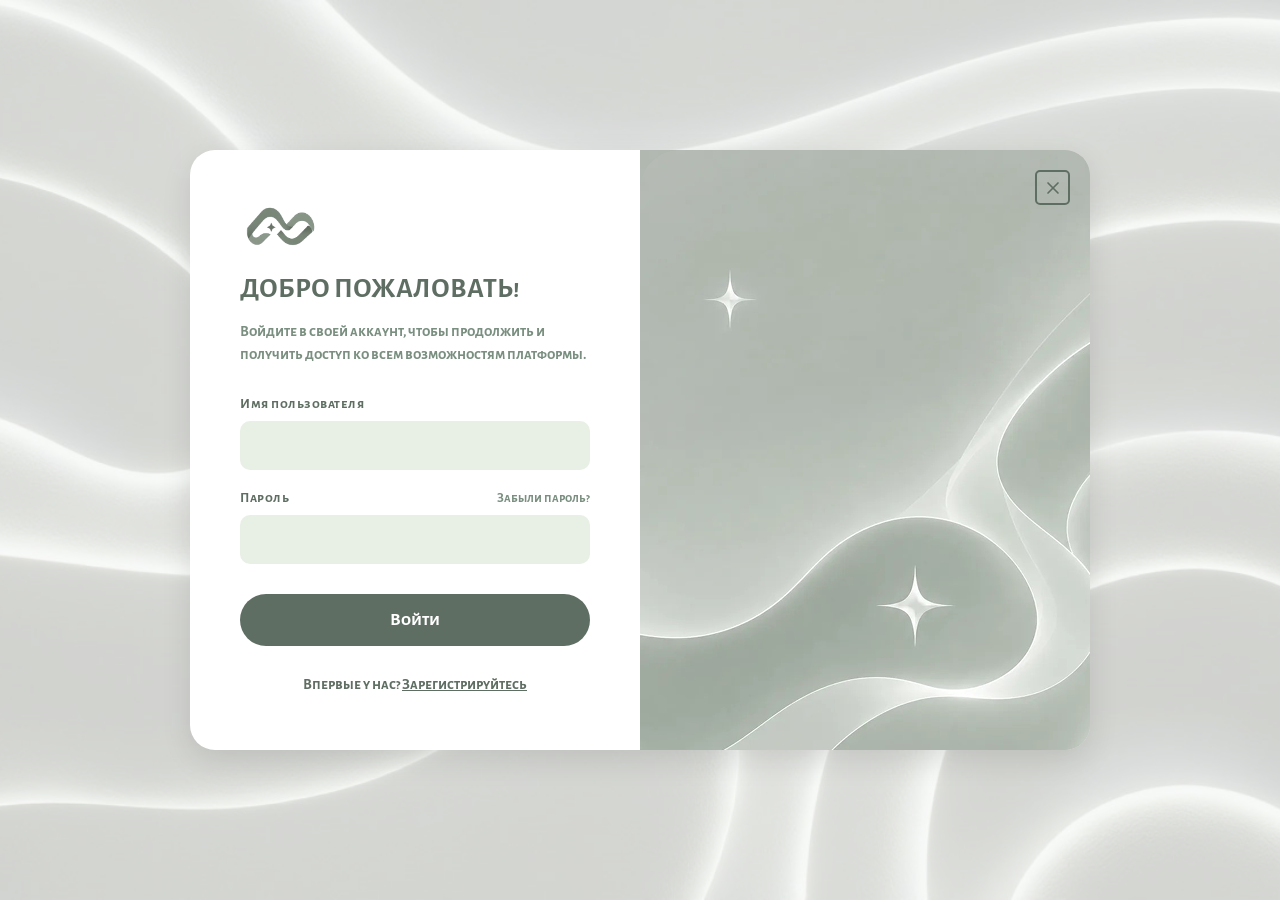
<file: AvaBid/login.html>
<!DOCTYPE html>
<html lang="ru">
<head>
    <meta charset="UTF-8">
    <meta name="viewport" content="width=device-width, initial-scale=1.0">
    <title>AvaBid - Вход</title>
    <link rel="icon" type="image/png" href="images/2.png">
    <link rel="stylesheet" href="style.css">
    <!-- Подключаем шрифт Alegreya Sans SC -->
    <link rel="preconnect" href="https://fonts.googleapis.com">
    <link rel="preconnect" href="https://fonts.gstatic.com" crossorigin>
    <link href="https://fonts.googleapis.com/css2?family=Alegreya+Sans+SC:wght@400;700&display=swap" rel="stylesheet">
</head>
<body class="login-body">

    <div class="login-overlay">
        <div class="login-modal">
            
            <!-- Левая часть: Форма -->
            <div class="login-left">
                <!-- Кнопка закрытия (X) -->
                <a href="index.html" class="close-btn">
                    <svg width="20" height="20" viewBox="0 0 24 24" fill="none" stroke="currentColor" stroke-width="2" stroke-linecap="round" stroke-linejoin="round">
                        <line x1="18" y1="6" x2="6" y2="18"></line>
                        <line x1="6" y1="6" x2="18" y2="18"></line>
                    </svg>
                </a>

                <div class="login-header">
                    <img src="images/2.png" alt="AvaBid Logo" class="login-logo">
                    <h1>Добро пожаловать!</h1>
                    <p>Войдите в своей аккаунт, чтобы продолжить и получить доступ ко всем возможностям платформы.</p>
                </div>

                <form class="login-form">
                    <div class="input-group">
                        <label for="username">Имя пользователя</label>
                        <input type="text" id="username" placeholder="">
                    </div>

                    <div class="input-group">
                        <div class="label-row">
                            <label for="password">Пароль</label>
                            <a href="recovery.html" class="forgot-link">Забыли пароль?</a>
                        </div>
                        <input type="password" id="password" placeholder="">
                    </div>

                   <a href="profile.html" class="login-btn" style="display: block; text-align: center; text-decoration: none;">Войти</a>
                </form>

                <div class="register-link">
                   Впервые у нас? <a href="register.html">Зарегистрируйтесь</a>
                </div>
            </div>

            <!-- Правая часть: Картинка (задается через CSS) -->
            <div class="login-right">
                 <img src="images/17a53499-85ef-4ffe-a290-c75537b7e4df 1.png" alt="Cute picture">
            </div>
        </div>
    </div>

</body>
</html>
</file>
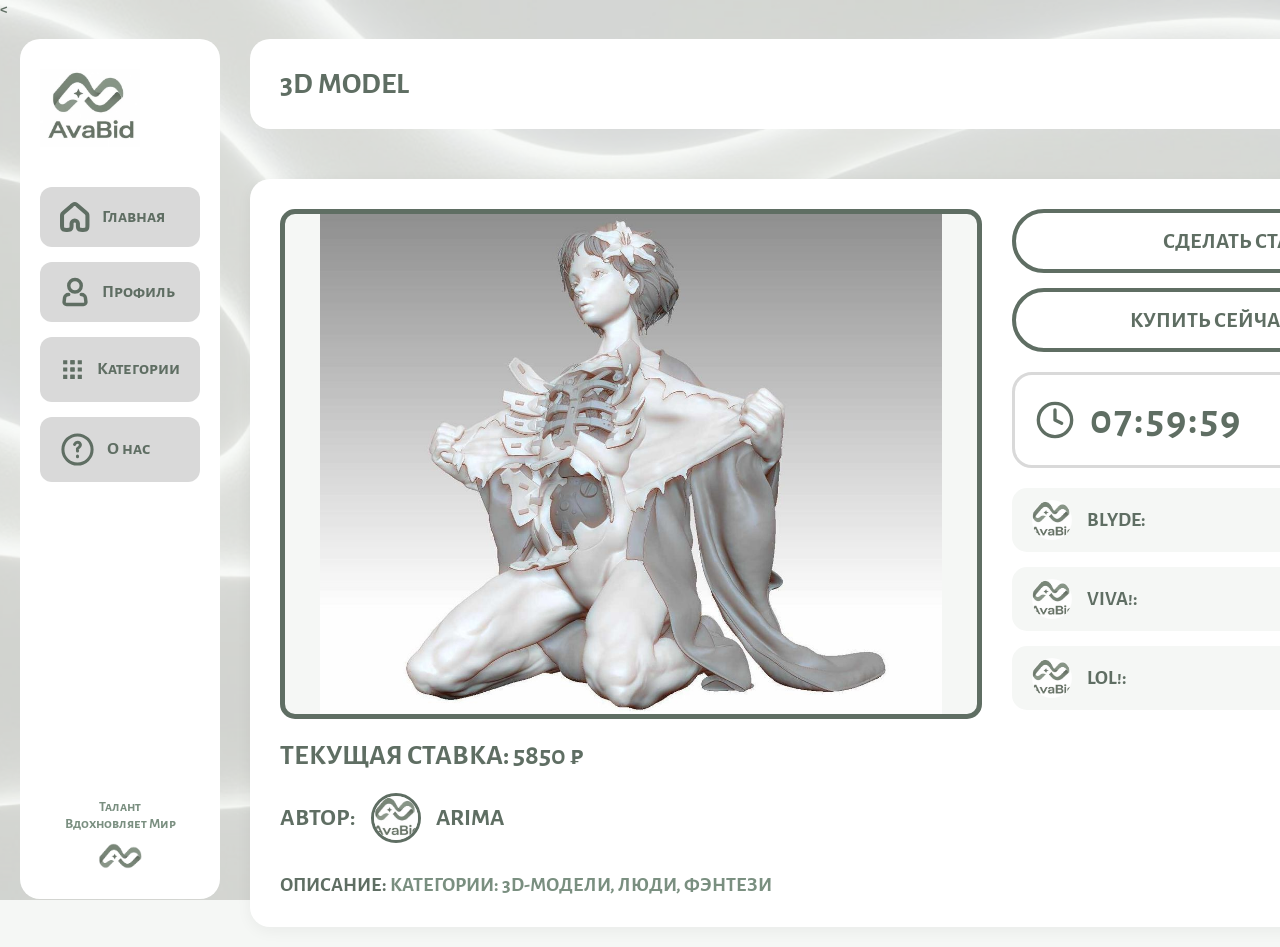
<file: AvaBid/lot.html>
<<!DOCTYPE html>
<html lang="ru">
<head>
    <meta charset="UTF-8">
    <meta name="viewport" content="width=device-width, initial-scale=1.0">
    <title>AvaBid - 3D MODEL</title>
    <link rel="icon" type="image/png" href="images/2.png">
    <link rel="stylesheet" href="style.css">
    <link rel="preconnect" href="https://fonts.googleapis.com">
    <link rel="preconnect" href="https://fonts.gstatic.com" crossorigin>
    <link href="https://fonts.googleapis.com/css2?family=Alegreya+Sans+SC:wght@400;700&display=swap" rel="stylesheet">
</head>
<body>
    <div class="app-container">
        <!-- Сайдбар -->
        <aside class="sidebar">
            <div class="sidebar-logo">
                <img src="images/1.jpg" alt="AvaBid Logo">
            </div>
            
            <nav class="sidebar-nav">
                <a href="index.html" class="nav-item">
                    <svg width="30" height="30" viewBox="0 0 37 37" fill="none" xmlns="http://www.w3.org/2000/svg">
                     <path d="M33.8337 28.6291V17.7642C33.8337 16.7185 33.8337 16.1956 33.7064 15.708C33.5937 15.277 33.4083 14.8683 33.1581 14.4997C32.8741 14.0826 32.4825 13.7359 31.6933 13.0486L22.2933 4.82356C20.8324 3.54477 20.0999 2.9044 19.2774 2.66156C18.5529 2.44615 17.7813 2.44615 17.0547 2.66156C16.2322 2.9044 15.5037 3.54281 14.0428 4.81965L4.64085 13.0486C3.8536 13.7379 3.45998 14.0826 3.17798 14.4977C2.92692 14.8668 2.74081 15.2762 2.62769 15.708C2.5004 16.1936 2.50039 16.7185 2.50039 17.7642V28.6291C2.50039 30.4542 2.50039 31.3668 2.79806 32.0855C2.99467 32.5609 3.283 32.9928 3.64656 33.3567C4.01013 33.7206 4.44182 34.0093 4.91698 34.2064C5.63765 34.5041 6.55023 34.5041 8.37539 34.5041C10.2006 34.5041 11.1131 34.5041 11.8338 34.2064C12.309 34.0093 12.7407 33.7206 13.1042 33.3567C13.4678 32.9928 13.7561 32.5609 13.9527 32.0855C14.2504 31.3668 14.2504 30.4542 14.2504 28.6291V26.6707C14.2504 25.632 14.663 24.6357 15.3976 23.9012C16.1321 23.1667 17.1283 22.7541 18.1671 22.7541C19.2058 22.7541 20.202 23.1667 20.9366 23.9012C21.6711 24.6357 22.0837 25.632 22.0837 26.6707V28.6291C22.0837 30.4542 22.0837 31.3668 22.3814 32.0855C22.578 32.5609 22.8663 32.9928 23.2299 33.3567C23.5935 33.7206 24.0252 34.0093 24.5003 34.2064C25.221 34.5041 26.1336 34.5041 27.9587 34.5041C29.7839 34.5041 30.6965 34.5041 31.4171 34.2064C31.8923 34.0093 32.324 33.7206 32.6876 33.3567C33.0511 32.9928 33.3394 32.5609 33.5361 32.0855C33.8337 31.3668 33.8337 30.4542 33.8337 28.6291Z" stroke="currentColor" stroke-width="5" stroke-linecap="round" stroke-linejoin="round"/>
                    </svg> Главная
                </a>
                <a href="profile.html" class="nav-item">
                    <svg width="30" height="30" viewBox="0 0 35 35" fill="none" xmlns="http://www.w3.org/2000/svg">
                     <path d="M17.5 17.5C21.5271 17.5 24.7917 14.2354 24.7917 10.2083C24.7917 6.18125 21.5271 2.91666 17.5 2.91666C13.4729 2.91666 10.2083 6.18125 10.2083 10.2083C10.2083 14.2354 13.4729 17.5 17.5 17.5Z" stroke="currentColor" stroke-width="4"/>
                     <path d="M24.7917 20.4167H25.305C26.3712 20.417 27.4005 20.8066 28.1997 21.5123C28.9988 22.218 29.5128 23.1912 29.645 24.2492L30.2152 28.805C30.2665 29.2154 30.2299 29.632 30.1079 30.0272C29.9858 30.4224 29.7811 30.7872 29.5074 31.0972C29.2336 31.4072 28.897 31.6555 28.52 31.8255C28.1429 31.9955 27.734 32.0834 27.3204 32.0833H7.67958C7.26597 32.0834 6.85707 31.9955 6.48003 31.8255C6.10298 31.6555 5.7664 31.4072 5.49263 31.0972C5.21886 30.7872 5.01417 30.4224 4.89213 30.0272C4.77009 29.632 4.7335 29.2154 4.78479 28.805L5.35354 24.2492C5.48581 23.1907 6.00019 22.2171 6.79996 21.5113C7.59974 20.8055 8.6298 20.4162 9.69646 20.4167H10.2083" stroke="currentColor" stroke-width="4" stroke-linecap="round" stroke-linejoin="round"/>
                   </svg> Профиль
                </a>
                <a href="categories.html" class="nav-item">
                    <svg width="35" height="35" viewBox="0 0 28 28" fill="none" xmlns="http://www.w3.org/2000/svg">
                     <path d="M3.5 3.5H8.16667V8.16667H3.5V3.5ZM11.6667 3.5H16.3333V8.16667H11.6667V3.5Z" fill="currentColor"/>
                     <path d="M11.6667 3.5H16.3333V8.16667H11.6667V3.5ZM19.8333 3.5H24.5V8.16667H19.8333V3.5ZM3.5 19.8333H8.16667V24.5H3.5V19.8333ZM11.6667 19.8333H16.3333V24.5H11.6667V19.8333Z" fill="currentColor"/>
                     <path d="M11.6667 19.8333H16.3333V24.5H11.6667V19.8333ZM19.8333 19.8333H24.5V24.5H19.8333V19.8333ZM3.5 11.6667H8.16667V16.3333H3.5V11.6667ZM11.6667 11.6667H16.3333V16.3333H11.6667V11.6667Z" fill="currentColor"/>
                     <path d="M11.6667 11.6667H16.3333V16.3333H11.6667V11.6667ZM19.8333 11.6667H24.5V16.3333H19.8333V11.6667Z" fill="currentColor"/>
                    </svg> Категории
                </a>
                <a href="about.html" class="nav-item">
                    <svg width="35" height="35" viewBox="0 0 46 46" fill="none" xmlns="http://www.w3.org/2000/svg">
                      <path d="M23 42.1666C33.5855 42.1666 42.1667 33.5854 42.1667 23C42.1667 12.4145 33.5855 3.83331 23 3.83331C12.4145 3.83331 3.83333 12.4145 3.83333 23C3.83333 33.5854 12.4145 42.1666 23 42.1666Z" stroke="currentColor" stroke-width="4"/>
                      <path d="M19.1667 16.261C20.125 14.3635 21.0833 13.4166 23 13.4166C25.3882 13.4166 26.8333 15.3122 26.8333 17.2078C26.8333 19.1034 25.875 20.0502 23 21.9477V24.9166M23 31.625V32.5833" stroke="currentColor" stroke-width="4" stroke-linecap="round"/>
                    </svg> О нас
                </a>
            </nav>

            <div class="sidebar-footer">
                <p>Талант<br>Вдохновляет Мир</p>
                <img src="images/2.png" alt="Small Logo">
            </div>
        </aside>

        <!-- Основной контент -->
        <main class="main-content">
            <header class="top-header">
                <!-- ДОБАВИЛИ ID ДЛЯ ЗАГОЛОВКА -->
                <h1 id="lot-title">3D MODEL</h1>
                <button class="bell-btn">
                    <svg width="76" height="71" viewBox="0 0 76 71" fill="none" xmlns="http://www.w3.org/2000/svg">
                     <path d="M38 3C57.5255 3 73 17.7398 73 35.5C73 53.2602 57.5255 68 38 68C18.4745 68 3 53.2602 3 35.5C3 17.7398 18.4745 3 38 3Z" fill="#E8EFE5" stroke="#839A88" stroke-width="6"/>
                     <path d="M44.5392 50.7578C44.5392 52.4921 43.8502 54.1554 42.6239 55.3817C41.3976 56.608 39.7344 57.2969 38.0001 57.2969C36.2658 57.2969 34.6026 56.608 33.3763 55.3817C32.1499 54.1554 31.461 52.4921 31.461 50.7578M39.5716 20.2487L36.3762 20.2421C29.0873 20.2247 22.7597 26.1469 22.7095 33.3203V41.5813C22.7095 43.3033 22.4916 44.9838 21.5521 46.4159L20.9265 47.3706C19.974 48.8179 20.9985 50.7578 22.7095 50.7578H53.2906C55.0017 50.7578 56.024 48.8179 55.0736 47.3706L54.448 46.4159C53.5108 44.9838 53.2906 43.3011 53.2906 41.5792V33.3225C53.2034 26.1469 46.8605 20.2661 39.5716 20.2487Z" stroke="#839A88" stroke-width="5" stroke-linecap="round" stroke-linejoin="round"/>
                     <path d="M38.0001 13.7031C39.1563 13.7031 40.2651 14.1624 41.0827 14.9799C41.9002 15.7974 42.3595 16.9063 42.3595 18.0625V20.2421H33.6407V18.0625C33.6407 16.9063 34.1 15.7974 34.9176 14.9799C35.7351 14.1624 36.844 13.7031 38.0001 13.7031Z" stroke="#839A88" stroke-width="5" stroke-linecap="round" stroke-linejoin="round"/>
                     </svg>
                </button>
            </header>

            <!-- Контейнер с деталями лота -->
            <div class="lot-detail-container">
                
                <!-- Левая часть: Картинка, ставка, автор, описание -->
                <div class="lot-detail-left">
                    <div class="lot-image-large">
                        <!-- ДОБАВИЛИ ID ДЛЯ КАРТИНКИ -->
                        <img id="lot-image" src="images/223cf41107f1863351ffe706bfc8ac99.jpg" alt="3D MODEL">
                    </div>
                    
                    <div class="lot-bid-info">
                        ТЕКУЩАЯ СТАВКА: 5850 ₽
                    </div>
                    
                    <div class="lot-author">
                        <span>АВТОР:</span>
                        <div class="author-avatar">
                            <img src="images/1.jpg" alt="ARIMA">
                        </div>
                        <span>ARIMA</span>
                    </div>
                    
                    <div class="lot-description">
                        <span>ОПИСАНИЕ:</span> КАТЕГОРИИ: 3D-МОДЕЛИ, ЛЮДИ, ФЭНТЕЗИ
                    </div>
                </div>

                <!-- Правая часть: Кнопки, таймер, история ставок -->
                <div class="lot-detail-right">
                    <div class="lot-actions">
                        <button class="action-btn-outline">СДЕЛАТЬ СТАВКУ</button>
                        <button class="action-btn-outline">КУПИТЬ СЕЙЧАС: 10000₽</button>
                    </div>
                    
                    <div class="lot-timer-box">
                        <svg width="40" height="40" viewBox="0 0 24 24" fill="none" stroke="currentColor" stroke-width="2" stroke-linecap="round" stroke-linejoin="round">
                            <circle cx="12" cy="12" r="10"></circle>
                            <polyline points="12 6 12 12 16 14"></polyline>
                        </svg>
                        <span id="countdown">08:13:12</span>
                    </div>
                    
                    <div class="lot-bids-list">
                        <div class="bid-item">
                            <div class="bid-avatar"><img src="images/1.jpg" alt="Avatar"></div>
                            <span class="bid-name">BLYDE:</span>
                            <span class="bid-amount">5850₽</span>
                        </div>
                        <div class="bid-item">
                            <div class="bid-avatar"><img src="images/1.jpg" alt="Avatar"></div>
                            <span class="bid-name">VIVA!:</span>
                            <span class="bid-amount">3100₽</span>
                        </div>
                        <div class="bid-item">
                            <div class="bid-avatar"><img src="images/1.jpg" alt="Avatar"></div>
                            <span class="bid-name">LOL!:</span>
                            <span class="bid-amount">2560₽</span>
                        </div>
                    </div>
                </div>

            </div>
        </main>
    </div>

    <!-- ОБНОВЛЕННЫЙ СКРИПТ ДЛЯ ТАЙМЕРА И ДАННЫХ ИЗ ССЫЛКИ -->
    <script>
        document.addEventListener('DOMContentLoaded', () => {
            // 1. Получаем параметры из ссылки (URL)
            const urlParams = new URLSearchParams(window.location.search);
            
            // Если параметров нет, ставим значения по умолчанию
            const lotTitle = urlParams.get('title') || '3D MODEL';
            const imgName = urlParams.get('img') || '223cf41107f1863351ffe706bfc8ac99.jpg';
            const timeHours = parseFloat(urlParams.get('time')) || 8; // Время в часах

            // 2. Меняем заголовок и картинку на странице
            document.getElementById('lot-title').textContent = decodeURIComponent(lotTitle);
            document.getElementById('lot-image').src = 'images/' + imgName;

            // 3. Настраиваем таймер
            // Переводим часы в секунды
            let timeInSeconds = timeHours * 3600; 
            
            const countdownElement = document.getElementById('countdown');

            // Функция для форматирования времени (добавляет нули)
            function formatTime(totalSeconds) {
                const hours = Math.floor(totalSeconds / 3600);
                const minutes = Math.floor((totalSeconds % 3600) / 60);
                const seconds = totalSeconds % 60;
                return String(hours).padStart(2, '0') + ':' + 
                       String(minutes).padStart(2, '0') + ':' + 
                       String(seconds).padStart(2, '0');
            }

            // Сразу показываем начальное время
            countdownElement.textContent = formatTime(timeInSeconds);

            // Запускаем таймер
            const timer = setInterval(() => {
                if (timeInSeconds <= 0) {
                    clearInterval(timer);
                    countdownElement.textContent = "00:00:00";
                    return;
                }

                timeInSeconds--;
                countdownElement.textContent = formatTime(timeInSeconds);
            }, 1000);
        });
    </script>
</body>
</html>
</file>
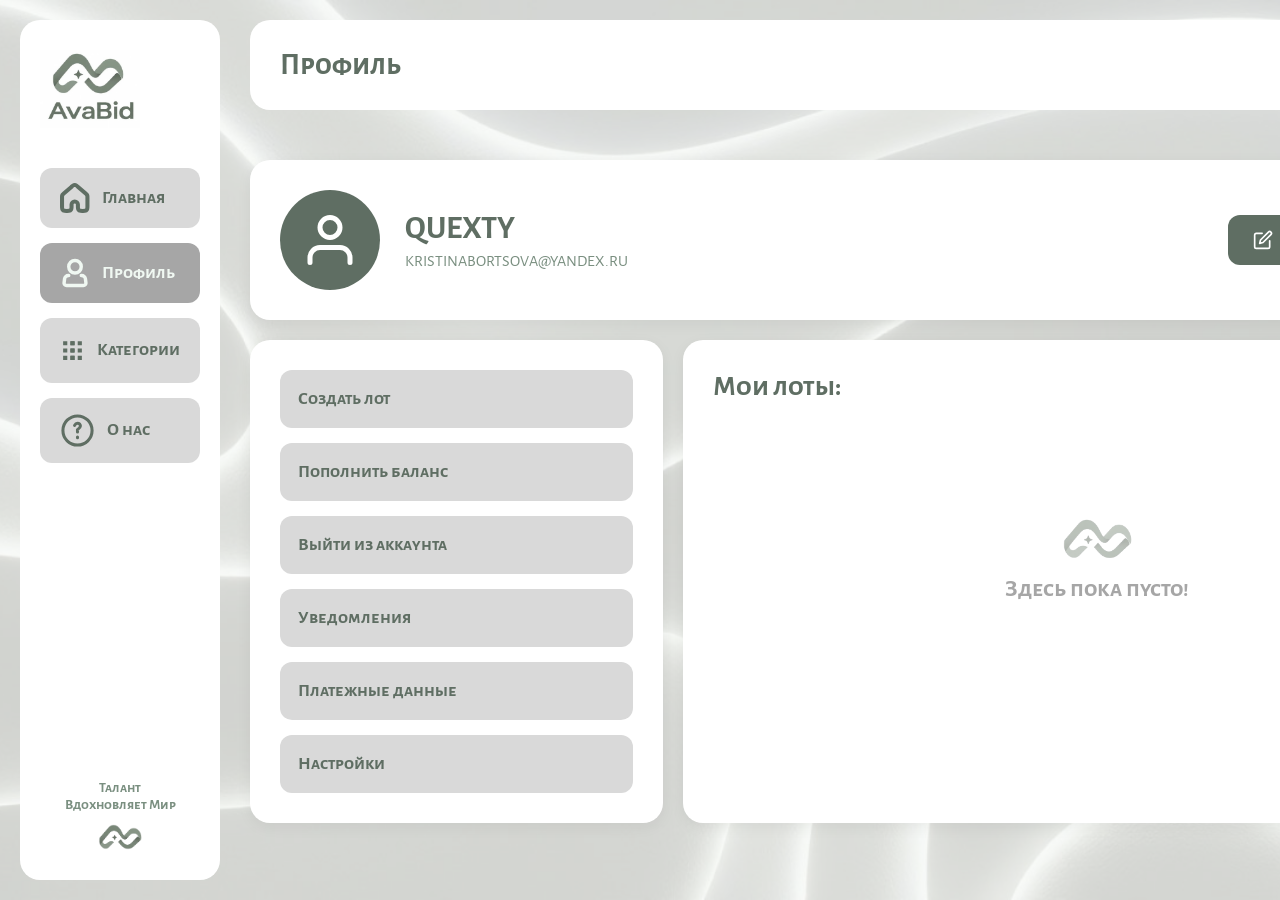
<file: AvaBid/profile.html>
<!DOCTYPE html>
<html lang="ru">
<head>
    <meta charset="UTF-8">
    <meta name="viewport" content="width=device-width, initial-scale=1.0">
    <title>AvaBid - Профиль</title>
    <link rel="icon" type="image/png" href="images/2.png">
    <link rel="stylesheet" href="style.css">
    <link rel="preconnect" href="https://fonts.googleapis.com">
    <link rel="preconnect" href="https://fonts.gstatic.com" crossorigin>
    <link href="https://fonts.googleapis.com/css2?family=Alegreya+Sans+SC:wght@400;700&display=swap" rel="stylesheet">
</head>
<body>
    <div class="app-container">
        <!-- Сайдбар -->
        <aside class="sidebar">
            <div class="sidebar-logo">
                <img src="images/1.jpg" alt="AvaBid Logo">
            </div>
            
            <nav class="sidebar-nav">
                <a href="index.html" class="nav-item">
                    <svg width="30" height="30" viewBox="0 0 37 37" fill="none" xmlns="http://www.w3.org/2000/svg">
                     <path d="M33.8337 28.6291V17.7642C33.8337 16.7185 33.8337 16.1956 33.7064 15.708C33.5937 15.277 33.4083 14.8683 33.1581 14.4997C32.8741 14.0826 32.4825 13.7359 31.6933 13.0486L22.2933 4.82356C20.8324 3.54477 20.0999 2.9044 19.2774 2.66156C18.5529 2.44615 17.7813 2.44615 17.0547 2.66156C16.2322 2.9044 15.5037 3.54281 14.0428 4.81965L4.64085 13.0486C3.8536 13.7379 3.45998 14.0826 3.17798 14.4977C2.92692 14.8668 2.74081 15.2762 2.62769 15.708C2.5004 16.1936 2.50039 16.7185 2.50039 17.7642V28.6291C2.50039 30.4542 2.50039 31.3668 2.79806 32.0855C2.99467 32.5609 3.283 32.9928 3.64656 33.3567C4.01013 33.7206 4.44182 34.0093 4.91698 34.2064C5.63765 34.5041 6.55023 34.5041 8.37539 34.5041C10.2006 34.5041 11.1131 34.5041 11.8338 34.2064C12.309 34.0093 12.7407 33.7206 13.1042 33.3567C13.4678 32.9928 13.7561 32.5609 13.9527 32.0855C14.2504 31.3668 14.2504 30.4542 14.2504 28.6291V26.6707C14.2504 25.632 14.663 24.6357 15.3976 23.9012C16.1321 23.1667 17.1283 22.7541 18.1671 22.7541C19.2058 22.7541 20.202 23.1667 20.9366 23.9012C21.6711 24.6357 22.0837 25.632 22.0837 26.6707V28.6291C22.0837 30.4542 22.0837 31.3668 22.3814 32.0855C22.578 32.5609 22.8663 32.9928 23.2299 33.3567C23.5935 33.7206 24.0252 34.0093 24.5003 34.2064C25.221 34.5041 26.1336 34.5041 27.9587 34.5041C29.7839 34.5041 30.6965 34.5041 31.4171 34.2064C31.8923 34.0093 32.324 33.7206 32.6876 33.3567C33.0511 32.9928 33.3394 32.5609 33.5361 32.0855C33.8337 31.3668 33.8337 30.4542 33.8337 28.6291Z" stroke="currentColor" stroke-width="5" stroke-linecap="round" stroke-linejoin="round"/>
                    </svg> Главная
                </a>
                <a href="profile.html" class="nav-item active">
                    <svg width="30" height="30" viewBox="0 0 35 35" fill="none" xmlns="http://www.w3.org/2000/svg">
                     <path d="M17.5 17.5C21.5271 17.5 24.7917 14.2354 24.7917 10.2083C24.7917 6.18125 21.5271 2.91666 17.5 2.91666C13.4729 2.91666 10.2083 6.18125 10.2083 10.2083C10.2083 14.2354 13.4729 17.5 17.5 17.5Z" stroke="currentColor" stroke-width="4"/>
                     <path d="M24.7917 20.4167H25.305C26.3712 20.417 27.4005 20.8066 28.1997 21.5123C28.9988 22.218 29.5128 23.1912 29.645 24.2492L30.2152 28.805C30.2665 29.2154 30.2299 29.632 30.1079 30.0272C29.9858 30.4224 29.7811 30.7872 29.5074 31.0972C29.2336 31.4072 28.897 31.6555 28.52 31.8255C28.1429 31.9955 27.734 32.0834 27.3204 32.0833H7.67958C7.26597 32.0834 6.85707 31.9955 6.48003 31.8255C6.10298 31.6555 5.7664 31.4072 5.49263 31.0972C5.21886 30.7872 5.01417 30.4224 4.89213 30.0272C4.77009 29.632 4.7335 29.2154 4.78479 28.805L5.35354 24.2492C5.48581 23.1907 6.00019 22.2171 6.79996 21.5113C7.59974 20.8055 8.6298 20.4162 9.69646 20.4167H10.2083" stroke="currentColor" stroke-width="4" stroke-linecap="round" stroke-linejoin="round"/>
                   </svg> Профиль
                </a>
                <a href="categories.html" class="nav-item">
                    <svg width="35" height="35" viewBox="0 0 28 28" fill="none" xmlns="http://www.w3.org/2000/svg">
                     <path d="M3.5 3.5H8.16667V8.16667H3.5V3.5ZM11.6667 3.5H16.3333V8.16667H11.6667V3.5Z" fill="currentColor"/>
                     <path d="M11.6667 3.5H16.3333V8.16667H11.6667V3.5ZM19.8333 3.5H24.5V8.16667H19.8333V3.5ZM3.5 19.8333H8.16667V24.5H3.5V19.8333ZM11.6667 19.8333H16.3333V24.5H11.6667V19.8333Z" fill="currentColor"/>
                     <path d="M11.6667 19.8333H16.3333V24.5H11.6667V19.8333ZM19.8333 19.8333H24.5V24.5H19.8333V19.8333ZM3.5 11.6667H8.16667V16.3333H3.5V11.6667ZM11.6667 11.6667H16.3333V16.3333H11.6667V11.6667Z" fill="currentColor"/>
                     <path d="M11.6667 11.6667H16.3333V16.3333H11.6667V11.6667ZM19.8333 11.6667H24.5V16.3333H19.8333V11.6667Z" fill="currentColor"/>
                    </svg> Категории
                </a>
                <a href="about.html" class="nav-item">
                    <svg width="35" height="35" viewBox="0 0 46 46" fill="none" xmlns="http://www.w3.org/2000/svg">
                      <path d="M23 42.1666C33.5855 42.1666 42.1667 33.5854 42.1667 23C42.1667 12.4145 33.5855 3.83331 23 3.83331C12.4145 3.83331 3.83333 12.4145 3.83333 23C3.83333 33.5854 12.4145 42.1666 23 42.1666Z" stroke="currentColor" stroke-width="4"/>
                      <path d="M19.1667 16.261C20.125 14.3635 21.0833 13.4166 23 13.4166C25.3882 13.4166 26.8333 15.3122 26.8333 17.2078C26.8333 19.1034 25.875 20.0502 23 21.9477V24.9166M23 31.625V32.5833" stroke="currentColor" stroke-width="4" stroke-linecap="round"/>
                    </svg> О нас
                </a>
            </nav>

            <div class="sidebar-footer">
                <p>Талант<br>Вдохновляет Мир</p>
                <img src="images/2.png" alt="Small Logo">
            </div>
        </aside>

        <!-- Основной контент -->
        <main class="main-content">
            <header class="top-header">
                <h1 id="page-title">Профиль</h1>
                <button class="bell-btn">
                    <svg width="76" height="71" viewBox="0 0 76 71" fill="none" xmlns="http://www.w3.org/2000/svg">
                     <path d="M38 3C57.5255 3 73 17.7398 73 35.5C73 53.2602 57.5255 68 38 68C18.4745 68 3 53.2602 3 35.5C3 17.7398 18.4745 3 38 3Z" fill="#E8EFE5" stroke="#839A88" stroke-width="6"/>
                     <path d="M44.5392 50.7578C44.5392 52.4921 43.8502 54.1554 42.6239 55.3817C41.3976 56.608 39.7344 57.2969 38.0001 57.2969C36.2658 57.2969 34.6026 56.608 33.3763 55.3817C32.1499 54.1554 31.461 52.4921 31.461 50.7578M39.5716 20.2487L36.3762 20.2421C29.0873 20.2247 22.7597 26.1469 22.7095 33.3203V41.5813C22.7095 43.3033 22.4916 44.9838 21.5521 46.4159L20.9265 47.3706C19.974 48.8179 20.9985 50.7578 22.7095 50.7578H53.2906C55.0017 50.7578 56.024 48.8179 55.0736 47.3706L54.448 46.4159C53.5108 44.9838 53.2906 43.3011 53.2906 41.5792V33.3225C53.2034 26.1469 46.8605 20.2661 39.5716 20.2487Z" stroke="#839A88" stroke-width="5" stroke-linecap="round" stroke-linejoin="round"/>
                     <path d="M38.0001 13.7031C39.1563 13.7031 40.2651 14.1624 41.0827 14.9799C41.9002 15.7974 42.3595 16.9063 42.3595 18.0625V20.2421H33.6407V18.0625C33.6407 16.9063 34.1 15.7974 34.9176 14.9799C35.7351 14.1624 36.844 13.7031 38.0001 13.7031Z" stroke="#839A88" stroke-width="5" stroke-linecap="round" stroke-linejoin="round"/>
                     </svg>
                </button>
            </header>

            <!-- ОБЕРТКА ДЛЯ ОСНОВНОГО ПРОФИЛЯ -->
            <div id="main-profile-view">
                <!-- Карточка профиля -->
                <div class="profile-header-card">
                    <div class="profile-info">
                        <div class="avatar-placeholder">
                            <svg width="60" height="60" viewBox="0 0 24 24" fill="none" stroke="#FFFFFF" stroke-width="2" stroke-linecap="round" stroke-linejoin="round">
                                <path d="M20 21v-2a4 4 0 0 0-4-4H8a4 4 0 0 0-4 4v2"></path>
                                <circle cx="12" cy="7" r="4"></circle>
                            </svg>
                        </div>
                        <div class="profile-text">
                            <h2>QUEXTY</h2>
                            <p>KRISTINABORTSOVA@YANDEX.RU</p>
                        </div>
                    </div>
                    <button class="edit-btn">
                        <svg width="20" height="20" viewBox="0 0 24 24" fill="none" stroke="currentColor" stroke-width="2" stroke-linecap="round" stroke-linejoin="round">
                            <path d="M11 4H4a2 2 0 0 0-2 2v14a2 2 0 0 0 2 2h14a2 2 0 0 0 2-2v-7"></path>
                            <path d="M18.5 2.5a2.121 2.121 0 0 1 3 3L12 15l-4 1 1-4 9.5-9.5z"></path>
                        </svg>
                        Редактировать профиль
                    </button>
                </div>

                <!-- Нижняя часть: Меню действий и Лоты -->
                <div class="profile-grid">
                    <!-- Левая колонка: Кнопки -->
                    <div class="profile-actions">
                        <button class="action-btn">Создать лот</button>
                        <button class="action-btn">Пополнить баланс</button>
                        <button class="action-btn">Выйти из аккаунта</button>
                        <button class="action-btn">Уведомления</button>
                        <button class="action-btn">Платежные данные</button>
                        <button class="action-btn" id="settings-btn">Настройки</button>
                    </div>

                    <!-- Правая колонка: Мои лоты -->
                    <div class="profile-content">
                        <h2>Мои лоты:</h2>
                        <div class="empty-state">
                            <img src="images/2.png" alt="Empty Logo">
                            <p>Здесь пока пусто!</p>
                        </div>
                    </div>
                </div>
            </div>

            <!-- ОБЕРТКА ДЛЯ НАСТРОЕК (СКРЫТА ПО УМОЛЧАНИЮ) -->
            <div id="settings-view" style="display: none;">
                <!-- Карточка профиля с крестиком -->
                <div class="profile-header-card" style="position: relative;">
                    <div class="profile-info">
                        <div class="avatar-placeholder">
                            <svg width="60" height="60" viewBox="0 0 24 24" fill="none" stroke="#FFFFFF" stroke-width="2" stroke-linecap="round" stroke-linejoin="round">
                                <path d="M20 21v-2a4 4 0 0 0-4-4H8a4 4 0 0 0-4 4v2"></path>
                                <circle cx="12" cy="7" r="4"></circle>
                            </svg>
                        </div>
                        <div class="profile-text">
                            <h2>QUEXTY</h2>
                            <p>KRISTINABORTSOVA@YANDEX.RU</p>
                        </div>
                    </div>
                    
                    <!-- КНОПКА-КРЕСТИК ДЛЯ ЗАКРЫТИЯ НАСТРОЕК -->
                    <button class="close-settings-btn" id="close-settings-btn">
                        <svg width="24" height="24" viewBox="0 0 24 24" fill="none" stroke="currentColor" stroke-width="2" stroke-linecap="round" stroke-linejoin="round">
                            <line x1="18" y1="6" x2="6" y2="18"></line>
                            <line x1="6" y1="6" x2="18" y2="18"></line>
                        </svg>
                    </button>
                </div>

                <!-- Меню настроек -->
                <div class="settings-menu">
                    <button class="settings-btn">Поддержка</button>
                    <button class="settings-btn">Сменить аккаунт</button>
                    <button class="settings-btn">Получать СМС-рассылки</button>
                    <button class="settings-btn">Интерфейс приложения</button>
                    <button class="settings-btn delete-btn">Удалить аккаунт</button>
                </div>
            </div>
        </main>
    </div>

    <!-- СКРИПТ ДЛЯ ПЕРЕКЛЮЧЕНИЯ -->
    <script>
        document.addEventListener('DOMContentLoaded', () => {
            const settingsBtn = document.getElementById('settings-btn');
            const closeSettingsBtn = document.getElementById('close-settings-btn');
            const mainProfileView = document.getElementById('main-profile-view');
            const settingsView = document.getElementById('settings-view');
            const pageTitle = document.getElementById('page-title');

            // Открытие настроек
            if (settingsBtn) {
                settingsBtn.addEventListener('click', () => {
                    mainProfileView.style.display = 'none';
                    settingsView.style.display = 'block';
                    pageTitle.textContent = 'Настройки профиля';
                });
            }

            // Закрытие настроек (возврат к профилю)
            if (closeSettingsBtn) {
                closeSettingsBtn.addEventListener('click', () => {
                    settingsView.style.display = 'none';
                    mainProfileView.style.display = 'block';
                    pageTitle.textContent = 'Профиль';
                });
            }
        });
    </script>
</body>
</html>
</file>
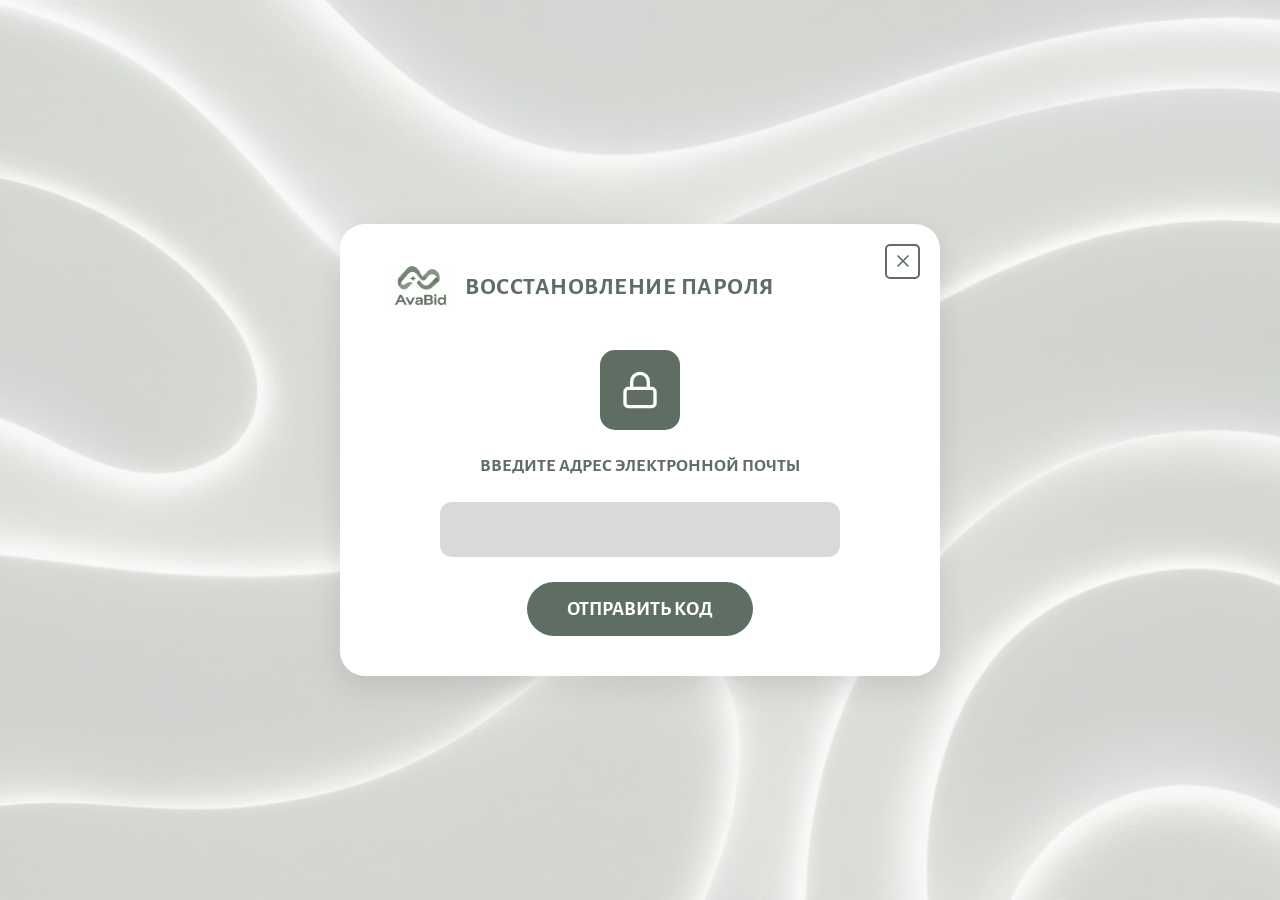
<file: AvaBid/recovery.html>
<!DOCTYPE html>
<html lang="ru">
<head>
    <meta charset="UTF-8">
    <meta name="viewport" content="width=device-width, initial-scale=1.0">
    <title>AvaBid - Восстановление пароля</title>
    <link rel="icon" type="image/png" href="images/2.png">
    <link rel="stylesheet" href="style.css">
    <link rel="preconnect" href="https://fonts.googleapis.com">
    <link rel="preconnect" href="https://fonts.gstatic.com" crossorigin>
    <link href="https://fonts.googleapis.com/css2?family=Alegreya+Sans+SC:wght@400;700&display=swap" rel="stylesheet">
</head>
<body class="login-body">

    <div class="login-overlay">
        <div class="recovery-card">
            
            <!-- Шапка карточки -->
            <div class="recovery-header">
                <div class="header-left">
                    <img src="images/1.jpg" alt="AvaBid Logo" class="recovery-logo">
                    <h2>Восстановление пароля</h2>
                </div>
                <!-- Кнопка закрытия (X) ведет назад на страницу входа -->
                <a href="login.html" class="close-btn">
                    <svg width="20" height="20" viewBox="0 0 24 24" fill="none" stroke="currentColor" stroke-width="2" stroke-linecap="round" stroke-linejoin="round">
                        <line x1="18" y1="6" x2="6" y2="18"></line>
                        <line x1="6" y1="6" x2="18" y2="18"></line>
                    </svg>
                </a>
            </div>

            <!-- Контент карточки -->
            <div class="recovery-content">
                
                <!-- Иконка замка (общая для обоих шагов) -->
                <div class="lock-icon-box">
                    <svg width="40" height="40" viewBox="0 0 24 24" fill="none" stroke="#FFFFFF" stroke-width="2" stroke-linecap="round" stroke-linejoin="round">
                        <rect x="3" y="11" width="18" height="11" rx="2" ry="2"></rect>
                        <path d="M7 11V7a5 5 0 0 1 10 0v4"></path>
                    </svg>
                </div>

                <!-- ШАГ 1: Ввод почты -->
                <div id="recovery-step-1" style="width: 100%; display: flex; flex-direction: column; align-items: center;">
                    <p class="recovery-text">Введите адрес электронной почты</p>
                    <form class="recovery-form" id="send-code-form">
                        <input type="email" class="recovery-input" placeholder="" required>
                        <button type="submit" class="recovery-btn" id="send-code-btn">Отправить код</button>
                    </form>
                </div>

                <!-- ШАГ 2: Ввод нового пароля (скрыт по умолчанию) -->
                <div id="recovery-step-2" style="display: none; width: 100%;">
                    <div class="password-inputs-wrapper">
                        <div class="input-group">
                            <label for="new-password">Введите новый пароль</label>
                            <input type="password" id="new-password" class="recovery-input" placeholder="">
                        </div>
                        <div class="input-group">
                            <label for="confirm-password">Подтвердите пароль</label>
                            <input type="password" id="confirm-password" class="recovery-input" placeholder="">
                        </div>
                    </div>
                    <!-- Кнопка Войти ведет в профиль -->
                    <a href="profile.html" class="recovery-btn login-redirect-btn">Войти</a>
                </div>

            </div>

        </div>
    </div>

    <script>
        document.addEventListener('DOMContentLoaded', () => {
            const sendCodeForm = document.getElementById('send-code-form');
            const step1 = document.getElementById('recovery-step-1');
            const step2 = document.getElementById('recovery-step-2');

            if (sendCodeForm) {
                sendCodeForm.addEventListener('submit', (e) => {
                    e.preventDefault(); // Отменяем перезагрузку страницы
                    
                    // Прячем первый шаг, показываем второй
                    step1.style.display = 'none';
                    step2.style.display = 'flex';
                    step2.style.flexDirection = 'column';
                    step2.style.alignItems = 'center';
                });
            }
        });
    </script>
</body>
</html>
</file>
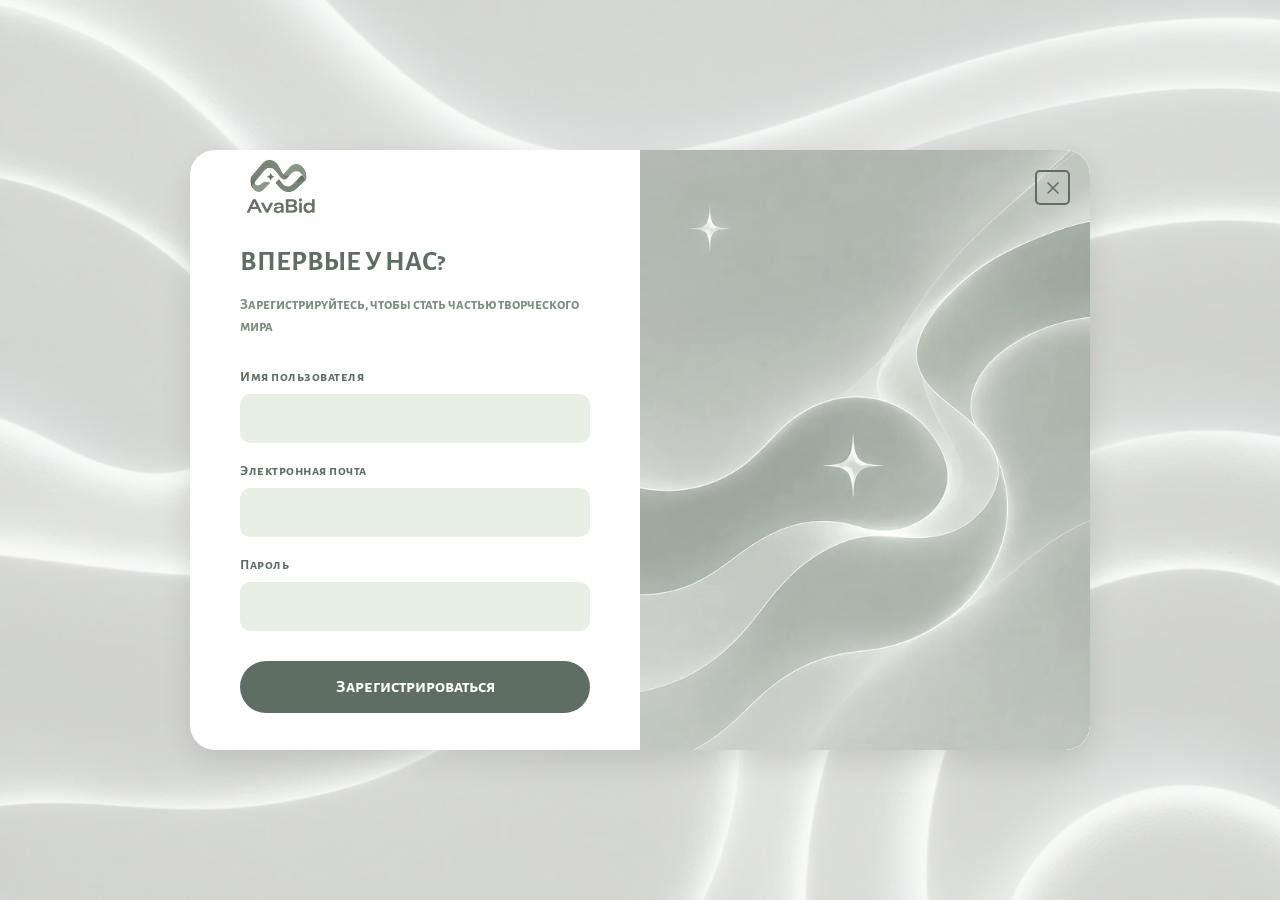
<file: AvaBid/register.html>
<!DOCTYPE html>
<html lang="ru">
<head>
    <meta charset="UTF-8">
    <meta name="viewport" content="width=device-width, initial-scale=1.0">
    <title>AvaBid - Регистрация</title>
    <link rel="icon" type="image/png" href="images/2.png">
    <link rel="stylesheet" href="style.css">
    <link rel="preconnect" href="https://fonts.googleapis.com">
    <link rel="preconnect" href="https://fonts.gstatic.com" crossorigin>
    <link href="https://fonts.googleapis.com/css2?family=Alegreya+Sans+SC:wght@400;700&display=swap" rel="stylesheet">
</head>
<body class="login-body">

    <div class="login-overlay">
        <div class="login-modal">
            
            <!-- Левая часть: Форма -->
            <div class="login-left">
                <!-- Кнопка закрытия (X) ведет назад на страницу входа -->
                <a href="login.html" class="close-btn">
                    <svg width="20" height="20" viewBox="0 0 24 24" fill="none" stroke="currentColor" stroke-width="2" stroke-linecap="round" stroke-linejoin="round">
                        <line x1="18" y1="6" x2="6" y2="18"></line>
                        <line x1="6" y1="6" x2="18" y2="18"></line>
                    </svg>
                </a>

                <div class="login-header">
                    <img src="images/1.jpg" alt="AvaBid Logo" class="login-logo">
                    <h1>Впервые у нас?</h1>
                    <p>Зарегистрируйтесь, чтобы стать частью творческого мира</p>
                </div>

                <form class="login-form">
                    <div class="input-group">
                        <label for="reg-username">Имя пользователя</label>
                        <input type="text" id="reg-username" placeholder="">
                    </div>

                    <div class="input-group">
                        <label for="reg-email">Электронная почта</label>
                        <input type="email" id="reg-email" placeholder="">
                    </div>

                    <div class="input-group">
                        <label for="reg-password">Пароль</label>
                        <input type="password" id="reg-password" placeholder="">
                    </div>

                    <!-- Кнопка "Зарегистрироваться" ведет прямо в профиль -->
                    <a href="profile.html" class="login-btn" style="display: block; text-align: center; text-decoration: none; margin-top: 10px;">Зарегистрироваться</a>
                </form>
            </div>

            <!-- Правая часть: Картинка (задается через CSS) -->
            <div class="login-right"></div>

        </div>
    </div>

</body>
</html>
</file>
<file: AvaBid/style.css>
:root {
    --color-card-bg: #FFFFFF;
    --color-text-main: #5F6E63;
    --color-cat-inactive: #D9D9D9;
    --color-cat-active: #A6A6A6;
    --color-cat-active-text: #F0F8F2;
    --color-slogan: #7A8F80;
    --color-lot-border: #5F6E63;
    --color-price: #353F37;
    
    --font-main: 'Alegreya Sans SC', sans-serif;
}

* {
    margin: 0;
    padding: 0;
    box-sizing: border-box;
}

body {
    font-family: var(--font-main);
    font-weight: 700; /* Жирный по умолчанию везде */
    color: var(--color-text-main);
    background-color: #F5F7F5; /* Запасной цвет, если фон не прогрузится */
    min-height: 100vh;
    position: relative;
}

/* Фоновая картинка*/
body::before {
    content: "";
    position: fixed;
    top: 0;
    left: 0;
    width: 100%;
    height: 100%;
    background-image: url('images/editing_result_ccf73b25ac7911f18cf51ae74967528c_1.jpg');
    background-size: cover;
    background-position: center;
    opacity: 0.35;
    z-index: -1;
}

.app-container {
    display: flex;
    min-height: 100vh;
    padding: 20px;
    gap: 0px;
}

/* Сайдбар*/
.sidebar {
    width: 200px;
    background-color: var(--color-card-bg);
    border-radius: 20px;
    padding: 30px 20px;
    display: flex;
    flex-direction: column;
    position: sticky;
    top: 20px;
    height: calc(100vh - 40px);
}

.sidebar-logo {
    display: flex;
    align-items: center;
    gap: 10px;
    font-size: 24px;
    font-weight: 700;
    color: var(--color-text-main);
    margin-bottom: 40px;
}

.sidebar-logo img {
    width: 100px;
    height: auto;
    align-items: center;
}

.sidebar-nav {
    display: flex;
    flex-direction: column;
    gap: 15px;
    flex-grow: 1;
}

.nav-item {
    display: flex;
    align-items: center;
    gap: 12px;
    padding: 15px 20px;
    text-decoration: none;
    color: var(--color-text-main);
    background-color: var(--color-cat-inactive);
    border-radius: 12px;
    font-size: 18px;
    transition: all 0.3s ease;
}

.nav-item.active {
    background-color: var(--color-cat-active);
    color: var(--color-cat-active-text);
}

.nav-item:hover:not(.active) {
    background-color: #c0c0c0;
}

.sidebar-footer {
    display: flex;
    flex-direction: column;
    align-items: center;
    gap: 10px;
    text-align: center;
    color: var(--color-slogan);
    font-size: 14px;
    line-height: 1.2;
}

.sidebar-footer img {
    width: 50px;
}

/* Основной контент*/
.main-content {
    flex-grow: 1;
    display: flex;
    flex-direction: column;
    gap: 30px; /* Отступ между хедером и лотами */
    margin-left: 30px; /* Отступ от левого меню */
}

.top-header {
    width: 1260px;
    background-color: #FFFFFF; 
    border-radius: 20px;
    padding: 20px 30px;
    display: flex;
    justify-content: space-between;
    align-items: center;
    margin-bottom: 20px; /*Отступ до карточек с лотами */
}

.top-header h1 {
    font-size: 30px;
    color: var(--color-text-main);
}

.bell-btn {
    width: 50px;
    height: 50px;
    border-radius: 80%;
    display: flex;
    justify-content: center;
    align-items: center;
    cursor: pointer;
    font-size: 20px;
    transition: transform 0.2s;
}

.bell-btn:hover {
    transform: scale(1.05);
}

.section-title {
    font-size: 30px;
    color: var(--color-text-main);
    margin-bottom: 20px;
    text-align: center;
}

/* Сетка лотов */
.lots-grid {
    display: grid;
    grid-template-columns: repeat(auto-fill, minmax(300px, 1fr));
    gap: 25px;
}

/* Карточка лота */
.lot-card {
    background-color: var(--color-card-bg);
    border: 2px solid var(--color-lot-border);
    border-radius: 15px;
    overflow: hidden;
    display: flex;          
    flex-direction: column; 
    transition: transform 0.3s;
    
    text-decoration: none;   /* Убираем подчеркивание */
    color: inherit;          /* Наследуем цвет текста */
    width: 100%;             /* Растягиваем на всю ширину ячейки */
}

.lot-card:hover {
    transform: translateY(-5px);
    box-shadow: 0 10px 20px rgba(95, 110, 99, 0.2);
}

.lot-image-wrapper {
    width: 100%;
    height: 250px;
    overflow: hidden;
    background-color: #f9f9f9;
    display: flex;
    justify-content: center;
    align-items: center;
}

.lot-image-wrapper img {
    width: 100%;
    height: 100%;
    object-fit: cover;
}

.lot-info {
    padding: 15px;
    display: flex;
    flex-direction: column;
    gap: 10px;
    /* На лотах шрифт НЕ жирный */
    font-weight: 400; 
}

.lot-header {
    display: flex;
    justify-content: space-between;
    align-items: flex-start;
    gap: 10px;
}

.lot-name {
    font-size: 16px;
    color: var(--color-text-main);
    word-break: break-word;
}

.lot-time {
    font-size: 14px;
    color: var(--color-text-main);
    text-align: right;
    white-space: nowrap;
}

.lot-price {
    font-size: 22px;
    font-weight: 700; /* Цена выделяется */
    color: var(--color-price);
    margin-top: auto;
}

/*Стили для страницы входа*/
.login-body {
    background-color: #F5F7F5; 
    display: flex;
    justify-content: center;
    align-items: center;
    min-height: 100vh;
    margin: 0;
}

/* Затемнение фона*/
.login-overlay {
    width: 100%;
    height: 100%;
    display: flex;
    justify-content: center;
    align-items: center;
    padding: 20px;
}

/* Само модальное окно */
.login-modal {
    background-color: #FFFFFF;
    border-radius: 25px;
    width: 100%;
    max-width: 900px;
    height: 600px;
    display: flex;
    overflow: hidden;
    box-shadow: 0 10px 30px rgba(0, 0, 0, 0.1);
    position: relative;
}

/* Левая часть (форма) */
.login-left {
    flex: 0 0 50%;
    padding: 40px 50px;
    display: flex;
    flex-direction: column;
    justify-content: center;
    box-sizing: border-box;
}

/* Правая часть (картинка) */
.login-right {
    flex: 0 0 50%;
    background-image: url('images/17a53499-85ef-4ffe-a290-c75537b7e4df 1.png');
    background-size: cover; /* Картинка заполняет блок */
    background-repeat: no-repeat;
    background-position: center;
    border-radius: 0 25px 25px 0;
    box-sizing: border-box;
}

/* Кнопка закрытия */
.close-btn {
    position: absolute;
    top: 20px;
    right: 20px;
    width: 35px;
    height: 35px;
    border: 2px solid var(--color-text-main, #5F6E63);
    border-radius: 5px;
    display: flex;
    justify-content: center;
    align-items: center;
    color: var(--color-text-main, #5F6E63);
    text-decoration: none;
    transition: 0.3s;
}

.close-btn:hover {
    background-color: #E8EFE5;
}

/* Логотип */
.login-logo {
    width: 80px;
    height: auto;
    margin-bottom: 20px;
}

/* Заголовки */
.login-header h1 {
    font-size: 28px;
    color: var(--color-text-main, #5F6E63);
    margin-bottom: 15px;
    text-transform: uppercase;
}

.login-header p {
    font-size: 15px;
    color: var(--color-slogan, #7A8F80);
    line-height: 1.5;
    margin-bottom: 30px;
}

/* Поля ввода */
.login-form {
    display: flex;
    flex-direction: column;
    gap: 20px;
    margin-bottom: 30px;
}

.input-group {
    display: flex;
    flex-direction: column;
    gap: 8px;
}

.label-row {
    display: flex;
    justify-content: space-between;
    align-items: center;
}

.input-group label {
    font-size: 14px;
    font-weight: 700;
    color: var(--color-text-main, #5F6E63);
    letter-spacing: 0.5px;
}

.input-group input {
    background-color: #E8EFE5;
    border: none;
    border-radius: 10px;
    padding: 15px;
    font-size: 16px;
    font-family: var(--font-main, 'Alegreya Sans SC', sans-serif);
    color: #353F37;
    outline: none;
    transition: 0.3s;
}

.input-group input:focus {
    box-shadow: 0 0 0 2px var(--color-text-main, #5F6E63);
}

.forgot-link {
    font-size: 13px;
    color: var(--color-slogan, #7A8F80);
    text-decoration: none;
}

.forgot-link:hover {
    text-decoration: underline;
}

/* Кнопка "Войти" */
.login-btn {
    background-color: var(--color-text-main, #5F6E63);
    color: #FFFFFF;
    border: none;
    border-radius: 30px;
    padding: 15px;
    font-size: 18px;
    font-weight: 700;
    font-family: var(--font-main, 'Alegreya Sans SC', sans-serif);
    cursor: pointer;
    margin-top: 10px;
    transition: 0.3s;
}

.login-btn:hover {
    background-color: #353F37;
}

/* Ссылка "Зарегистрируйтесь" */
.register-link {
    text-align: center;
    font-size: 15px;
    color: var(--color-text-main, #5F6E63);
}

.register-link a {
    color: var(--color-text-main, #5F6E63);
    text-decoration: underline;
    font-weight: 700;
}

/* Стили для страницы Профиля */
.profile-header-card {
    background-color: #FFFFFF;
    border-radius: 20px;
    padding: 30px;
    display: flex;
    justify-content: space-between;
    align-items: center;
    box-shadow: 0 4px 15px rgba(0, 0, 0, 0.05);
    margin-bottom: 20px;
}

.profile-info {
    display: flex;
    align-items: center;
    gap: 25px;
}

.avatar-placeholder {
    width: 100px;
    height: 100px;
    background-color: var(--color-text-main);
    border-radius: 50%;
    display: flex;
    justify-content: center;
    align-items: center;
}

.profile-text h2 {
    font-size: 32px;
    color: var(--color-text-main);
    margin-bottom: 5px;
}

.profile-text p {
    font-size: 16px;
    color: var(--color-slogan);
    font-weight: 400;
}

.edit-btn {
    background-color: var(--color-text-main);
    color: #FFFFFF;
    border: none;
    border-radius: 12px;
    padding: 15px 25px;
    font-family: var(--font-main);
    font-size: 16px;
    font-weight: 700;
    display: flex;
    align-items: center;
    gap: 10px;
    cursor: pointer;
    transition: 0.3s;
}

.edit-btn:hover {
    background-color: #353F37;
}

/* Сетка профиля */
.profile-grid {
    display: grid;
    grid-template-columns: 1fr 2fr;
    gap: 20px;
    flex-grow: 1;
}

/* Левая колонка с кнопками */
.profile-actions {
    background-color: #FFFFFF;
    border-radius: 20px;
    padding: 30px;
    display: flex;
    flex-direction: column;
    gap: 15px;
    box-shadow: 0 4px 15px rgba(0, 0, 0, 0.05);
}

.action-btn {
    background-color: var(--color-cat-inactive);
    color: var(--color-text-main);
    border: none;
    border-radius: 12px;
    padding: 18px;
    font-family: var(--font-main);
    font-size: 18px;
    font-weight: 700;
    text-align: left;
    cursor: pointer;
    transition: 0.3s;
}

.action-btn:hover {
    background-color: #c0c0c0;
}

/* Правая колонка с лотами */
.profile-content {
    background-color: #FFFFFF;
    border-radius: 20px;
    padding: 30px;
    box-shadow: 0 4px 15px rgba(0, 0, 0, 0.05);
}

.profile-content h2 {
    font-size: 28px;
    color: var(--color-text-main);
    margin-bottom: 30px;
}

.empty-state {
    display: flex;
    flex-direction: column;
    align-items: center;
    justify-content: center;
    height: 60%;
    gap: 15px;
    color: #A6A6A6;
    font-size: 24px;
}

.empty-state img {
    width: 80px;
    opacity: 0.5;
}

/* Стили для меню настроек*/
.settings-menu {
    display: flex;
    flex-direction: column;
    align-items: center;
    gap: 20px;
    background-color: #FFFFFF;
    border-radius: 20px;
    padding: 50px;
    box-shadow: 0 4px 15px rgba(0, 0, 0, 0.05);
    flex-grow: 1;
}

.settings-btn {
    width: 80%;
    max-width: 600px;
    background-color: var(--color-cat-inactive); 
    color: var(--color-text-main);
    border: none;
    border-radius: 12px;
    padding: 18px;
    font-family: var(--font-main);
    font-size: 20px;
    font-weight: 700;
    text-align: center;
    cursor: pointer;
    transition: background-color 0.3s ease;
}

.settings-btn:hover {
    background-color: #c0c0c0;
}

.delete-btn {
    margin-top: 30px;
    font-weight: 700;
    text-transform: uppercase;
}

/* Кнопка-крестик для закрытия настроек */
.close-settings-btn {
    position: absolute;
    top: 20px;
    right: 20px;
    width: 40px;
    height: 40px;
    border: 2px solid var(--color-text-main, #5F6E63);
    border-radius: 8px; 
    background: transparent;
    display: flex;
    justify-content: center;
    align-items: center;
    color: var(--color-text-main, #5F6E63);
    cursor: pointer;
    transition: 0.3s;
}

.close-settings-btn:hover {
    background-color: #E8EFE5;
}

/* Стили для страницы восстановления пароля */
.recovery-card {
    background-color: #FFFFFF;
    border-radius: 25px;
    width: 100%;
    max-width: 600px;
    padding: 40px 50px;
    box-shadow: 0 10px 30px rgba(0, 0, 0, 0.1);
    position: relative;
    display: flex;
    flex-direction: column;
}

.recovery-header {
    display: flex;
    justify-content: space-between;
    align-items: center;
    margin-bottom: 40px;
}

.header-left {
    display: flex;
    align-items: center;
    gap: 15px;
}

.recovery-logo {
    width: 60px;
    height: auto;
}

.recovery-header h2 {
    font-size: 24px;
    color: var(--color-text-main);
    text-transform: uppercase;
    letter-spacing: 0.5px;
}

/* Контент по центру */
.recovery-content {
    display: flex;
    flex-direction: column;
    align-items: center;
    text-align: center;
}

/* Иконка замка в квадрате */
.lock-icon-box {
    width: 80px;
    height: 80px;
    background-color: var(--color-text-main); /* Темно-зеленый */
    border-radius: 15px;
    display: flex;
    justify-content: center;
    align-items: center;
    margin-bottom: 25px;
}

/* Текст подсказки */
.recovery-text {
    font-size: 18px;
    color: var(--color-text-main);
    margin-bottom: 25px;
    font-weight: 700;
    text-transform: uppercase;
}

/* Поле ввода */
.recovery-form {
    width: 100%;
    display: flex;
    flex-direction: column;
    align-items: center;
    gap: 25px;
}

.recovery-input {
    width: 80%; 
    background-color: #D9D9D9;
    border: none;
    border-radius: 12px;
    padding: 18px 20px;
    font-size: 16px;
    font-family: var(--font-main);
    color: #353F37;
    outline: none;
    transition: 0.3s;
}

.recovery-input:focus {
    box-shadow: 0 0 0 2px var(--color-text-main);
}

/* Кнопка "Отправить код" */
.recovery-btn {
    background-color: var(--color-text-main);
    color: #FFFFFF;
    border: none;
    border-radius: 30px; 
    padding: 15px 40px;
    font-size: 20px;
    font-weight: 700;
    font-family: var(--font-main);
    cursor: pointer;
    transition: 0.3s;
    text-transform: uppercase;
}

.recovery-btn:hover {
    background-color: #353F37;
}

/* Дополнительные стили для второго шага восстановления*/
.password-inputs-wrapper {
    width: 100%;
    display: flex;
    flex-direction: column;
    gap: 20px;
    margin-bottom: 30px;
    text-align: left;
}

.password-inputs-wrapper .input-group {
    display: flex;
    flex-direction: column;
    gap: 8px;
    width: 100%;
}

.password-inputs-wrapper label {
    font-size: 18px;
    color: var(--color-text-main);
    text-transform: uppercase;
    font-weight: 700;
}

.password-inputs-wrapper .recovery-input {
    width: 100%; /* Инпуты на всю ширину контейнера */
}

/* Кнопка "Войти" как ссылка */
.login-redirect-btn {
    display: inline-block;
    text-align: center;
    text-decoration: none;
    width: auto; /* Ширина по содержимому */
    min-width: 200px;
    margin: 0 auto; /* Центрирование */
}

.login-redirect-btn:hover {
    background-color: #353F37;
}

/* Стили для страницы Категорий */
.categories-grid {
    display: flex;
    justify-content: center;
    align-items: center;
    gap: 30px;
    flex-wrap: wrap; /* Чтобы на маленьких экранах они переносились */
    padding: 20px;
    flex-grow: 1;
}

.category-card {
    position: relative;
    width: 350px;
    height: 450px;
    border: 5px solid var(--color-text-main); 
    border-radius: 30px;
    overflow: hidden; /* Чтобы картинка не вылезала за скругления */
    text-decoration: none;
    transition: transform 0.3s ease, box-shadow 0.3s ease;
    background-color: #FFFFFF;
}

.category-card:hover {
    transform: translateY(-5px);
    box-shadow: 0 15px 30px rgba(95, 110, 99, 0.3);
}

.category-card img {
    width: 100%;
    height: 100%;
    object-fit: cover;
    opacity: 0.60;
    display: block;
}

/* Полупрозрачная плашка по центру */
.category-label {
    position: absolute;
    top: 50%;
    left: 50%;
    transform: translate(-50%, -50%);
    width: 85%;
    background-color: rgba(255, 255, 255, 0.85); 
    border: 4px solid var(--color-text-main);
    border-radius: 15px;
    padding: 20px 10px;
    text-align: center;
    font-size: 32px;
    font-weight: 700;
    color: var(--color-text-main);
    text-transform: uppercase;
    letter-spacing: 1px;
}

/* Стили для подкатегорий (3D-модели) */
.subcategories-container {
    background-color: #FFFFFF;
    border-radius: 20px;
    padding: 40px;
    box-shadow: 0 4px 15px rgba(0, 0, 0, 0.05);
    flex-grow: 1; 
}

.subcategories-grid {
    display: grid;
    grid-template-columns: repeat(4, 1fr); /* 4 колонки */
    gap: 30px;
    justify-items: center;
}

.subcategory-card {
    display: flex;
    flex-direction: column;
    align-items: center;
    text-decoration: none;
    gap: 15px;
    transition: transform 0.3s ease;
}

.subcategory-card:hover {
    transform: translateY(-5px);
}

.subcategory-image {
    width: 100%;
    aspect-ratio: 1 / 1; /* Делает картинку строго квадратной */
    border: 5px solid var(--color-text-main); 
    border-radius: 20px;
    overflow: hidden;
    background-color: #F5F7F5; /* Фон, если картинка не загрузится */
}

.subcategory-image img {
    width: 100%;
    height: 100%;
    object-fit: cover; /* Картинка заполняет квадрат без искажений */
    display: block;
}

.subcategory-name {
    font-size: 24px;
    font-weight: 700;
    color: var(--color-text-main);
    text-transform: uppercase;
    text-align: center;
}

/*Стили для страницы "О нас"*/
.about-container {
    background-color: #FFFFFF;
    opacity: 0.80;
    border-radius: 20px;
    padding: 40px;
    display: flex;
    gap: 40px;
    box-shadow: 0 4px 15px rgba(0, 0, 0, 0.05);
    flex-grow: 1;
}

/* Левая часть с текстом */
.about-text {
    flex: 2;
    display: flex;
    flex-direction: column;
    gap: 20px;
}

.about-text h2 {
    font-size: 32px;
    color: var(--color-text-main);
    text-transform: uppercase;
    margin-bottom: 10px;
}

.about-text p {
    font-size: 18px;
    color: var(--color-slogan);
    line-height: 1.6;
    font-weight: 400;
}

/* Правая часть с кнопками */
.about-buttons {
    flex: 1;
    display: flex;
    flex-direction: column;
    gap: 20px;
    justify-content: flex-start; 
    padding-top: 10px;
}

.about-btn {
    background-color: var(--color-text-main); 
    color: #FFFFFF;
    border: none;
    border-radius: 15px;
    padding: 20px 25px;
    font-family: var(--font-main);
    font-size: 20px;
    font-weight: 700;
    text-align: left;
    cursor: pointer;
    transition: background-color 0.3s ease, transform 0.2s ease;
    text-transform: uppercase;
    line-height: 1.3;
}

.about-btn:hover {
    background-color: #353F37;
    transform: translateY(-2px);
}

/*Стили для страницы лота */
.lot-detail-container {
    display: grid;
    grid-template-columns: 1.5fr 1fr;
    gap: 30px;
    background-color: #FFFFFF;
    border-radius: 20px;
    padding: 30px;
    box-shadow: 0 4px 15px rgba(0, 0, 0, 0.05);
    flex-grow: 1;
}

/* Левая часть */
.lot-detail-left {
    display: flex;
    flex-direction: column;
    gap: 20px;
}

.lot-image-large {
    width: 100%;
    border-radius: 15px;
    border: 5px solid var(--color-text-main);
    overflow: hidden;
    background-color: #F5F7F5;
    display: flex;
    justify-content: center;
    align-items: center;
}

.lot-image-large img {
    width: 100%;
    height: auto;
    max-height: 500px;
    object-fit: contain;
}

.lot-bid-info {
    font-size: 28px;
    font-weight: 700;
    color: var(--color-text-main);
    text-transform: uppercase;
}

.lot-author {
    display: flex;
    align-items: center;
    gap: 15px;
    font-size: 24px;
    font-weight: 700;
    color: var(--color-text-main);
    text-transform: uppercase;
}

.author-avatar {
    width: 50px;
    height: 50px;
    border-radius: 50%;
    overflow: hidden;
    border: 3px solid var(--color-text-main);
}

.author-avatar img {
    width: 100%;
    height: 100%;
    object-fit: cover;
}

.lot-description {
    font-size: 20px;
    color: var(--color-slogan);
    font-weight: 700;
    text-transform: uppercase;
    margin-top: 10px;
}

.lot-description span {
    color: var(--color-text-main);
}

/* Правая часть */
.lot-detail-right {
    display: flex;
    flex-direction: column;
    gap: 20px;
}

.lot-actions {
    display: flex;
    flex-direction: column;
    gap: 15px;
}

.action-btn-outline {
    background-color: transparent;
    color: var(--color-text-main);
    border: 4px solid var(--color-text-main);
    border-radius: 50px; /* Форма таблетки */
    padding: 15px;
    font-family: var(--font-main);
    font-size: 22px;
    font-weight: 700;
    text-transform: uppercase;
    cursor: pointer;
    transition: all 0.3s ease;
}

.action-btn-outline:hover {
    background-color: var(--color-text-main);
    color: #FFFFFF;
}

/* Таймер */
.lot-timer-box {
    display: flex;
    align-items: center;
    gap: 15px;
    background-color: #FFFFFF;
    border: 3px solid var(--color-cat-inactive);
    border-radius: 20px;
    padding: 20px;
    color: var(--color-text-main);
    font-size: 42px;
    font-weight: 700;
    letter-spacing: 2px;
}

.lot-timer-box svg {
    width: 40px;
    height: 40px;
    stroke: var(--color-text-main);
}

/* Список ставок */
.lot-bids-list {
    display: flex;
    flex-direction: column;
    gap: 15px;
}

.bid-item {
    display: flex;
    align-items: center;
    gap: 15px;
    background-color: #F5F7F5;
    border-radius: 15px;
    padding: 12px 20px;
    font-size: 20px;
    font-weight: 700;
    color: var(--color-text-main);
}

.bid-avatar {
    width: 40px;
    height: 40px;
    border-radius: 50%;
    overflow: hidden;
    background-color: #D9D9D9;
}

.bid-avatar img {
    width: 100%;
    height: 100%;
    object-fit: cover;
}

.bid-name {
    flex-grow: 1;
    text-transform: uppercase;
}

.bid-amount {
    color: var(--color-price);
}
</file>
